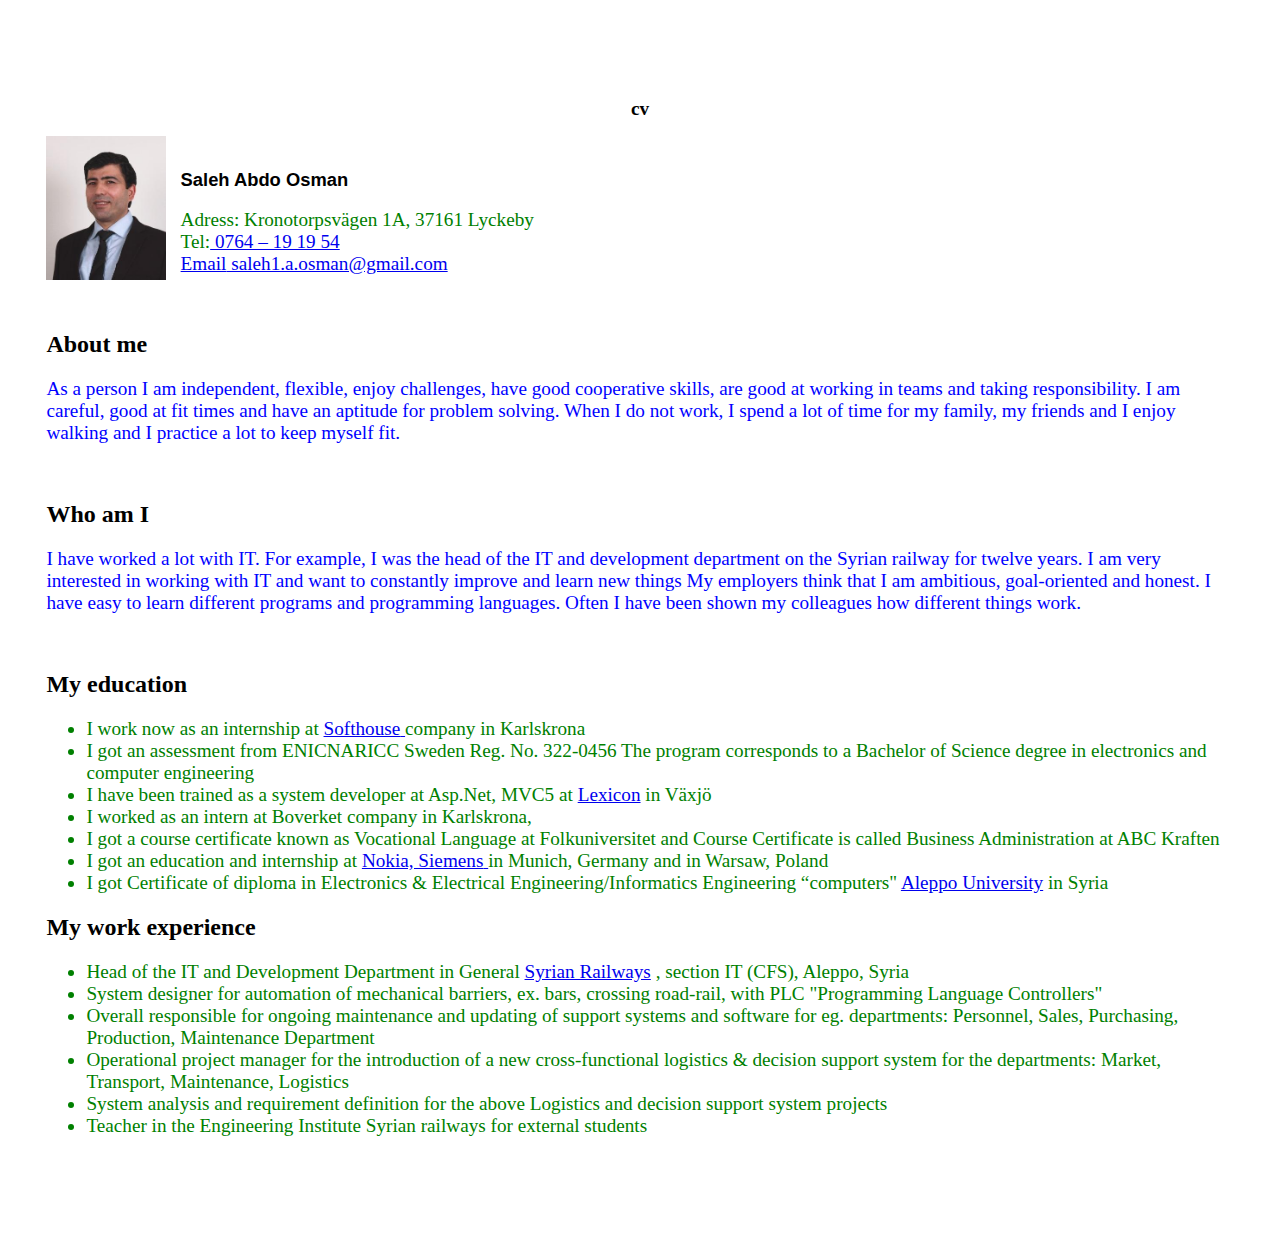
<file: week1/index.html>
<!DOCTYPE html>
<html>
<head>
<title>Exmple11</title>

<link rel = "stylesheet" type = "text/css"  href = "css.css" />
</head>
<body >
    <div>&nbsp;</div>
    <div>&nbsp;</div>
    <h2 class="cv">cv</h2>


     <img src ="image.jpg" alt ="picture car"> 
      <ul class="address">
            <h3 class="myName">Saleh Abdo Osman  </h3>
            <li>Adress: Kronotorpsvägen 1A, 37161 Lyckeby</li>
            <li>Tel:<a href="tel:0046764191954"> 0764 – 19 19 54 </li>
            <li>Email<a href="mailto:saleh1.a.osman@gmail.com?Subject=Hello%20again" target="_top"> saleh1.a.osman@gmail.com </a></li>
     <div>&nbsp;</div>
        </ul>
   
    

    <div class="About-me">
        <div>&nbsp;</div>
      <h2>About me</h2>
      <p>As a person I am independent, flexible, enjoy challenges, have good cooperative skills, are good at working in teams and taking responsibility. I am careful, good at fit times and have an aptitude for problem solving.
          When I do not work, I spend a lot of time for my family, my friends and I enjoy walking and I practice a lot to keep myself fit.</p>
    </div>
    <div>&nbsp;</div>
    <div class="who-am-I">
        <h2>Who am I</h2>
        <p>I have worked a lot with IT. For example, I was the head of the IT and development department on the Syrian railway for twelve years.
            I am very interested in working with IT and want to constantly improve and learn new things My employers think that I am ambitious, goal-oriented and honest. I have easy to learn different programs and programming languages. Often I have been shown my colleagues how different things work.</p>
    </div >

      <div>&nbsp;</div>
      <div class="education">
        <h2>My education</h2>
      <ul>
    <li>I work now as an internship at <a href="https://www.softhouse.se/" > <span> Softhouse</span> </a> company in Karlskrona</li>
    <li>I got an assessment from ENICNARICC Sweden Reg. No. 322-0456 The program corresponds to a Bachelor of Science degree in electronics and computer engineering</li>
    <li>I have been trained as a system developer at Asp.Net, MVC5 at <a href="https://www.lexicon.se/">Lexicon</a> in Växjö</li>
    <li>I worked as an intern at Boverket company in Karlskrona,</li>
    <li>I got a course certificate known as Vocational Language at Folkuniversitet and Course Certificate is called Business Administration at ABC Kraften</li>
    <li>I got an education and internship at <a href="https://new.siemens.com/global/de.html"> <span>Nokia, Siemens</span> </a> in Munich, Germany and in Warsaw, Poland </li>
    <li>I got Certificate of diploma in Electronics & Electrical Engineering/Informatics Engineering “computers"
     <a href="https://www.alepuniv.edu.sy/"><span> Aleppo University</span></a> in Syria</li>
    </ul>
  </div>

<div class="experience">
  <h2>My work experience</h2>

  <ul>
      <li>Head of the IT and Development Department in General <a href="https://en.wikipedia.org/wiki/Syrian_Railways"><span>Syrian Railways</span></a> , section IT (CFS), Aleppo, Syria</li>
      <li>System designer for automation of mechanical barriers, ex. bars, crossing road-rail, with PLC "Programming Language Controllers" </li>
      <li>Overall responsible for ongoing maintenance and updating of support systems and software for eg. departments: Personnel, Sales, Purchasing, Production, Maintenance Department</li>
      <li>Operational project manager for the introduction of a new cross-functional logistics & decision support system for the departments: Market, Transport, Maintenance, Logistics</li>
      <li>System analysis and requirement definition for the above Logistics and decision support system projects</li>
      <li>Teacher in the Engineering Institute Syrian railways for external students</li>
    </ul>
</div>
<div>&nbsp;</div>
<div>&nbsp;</div>
<div>&nbsp;</div>

<footer>
  
  </footer>
  </body>
</html>
</file>
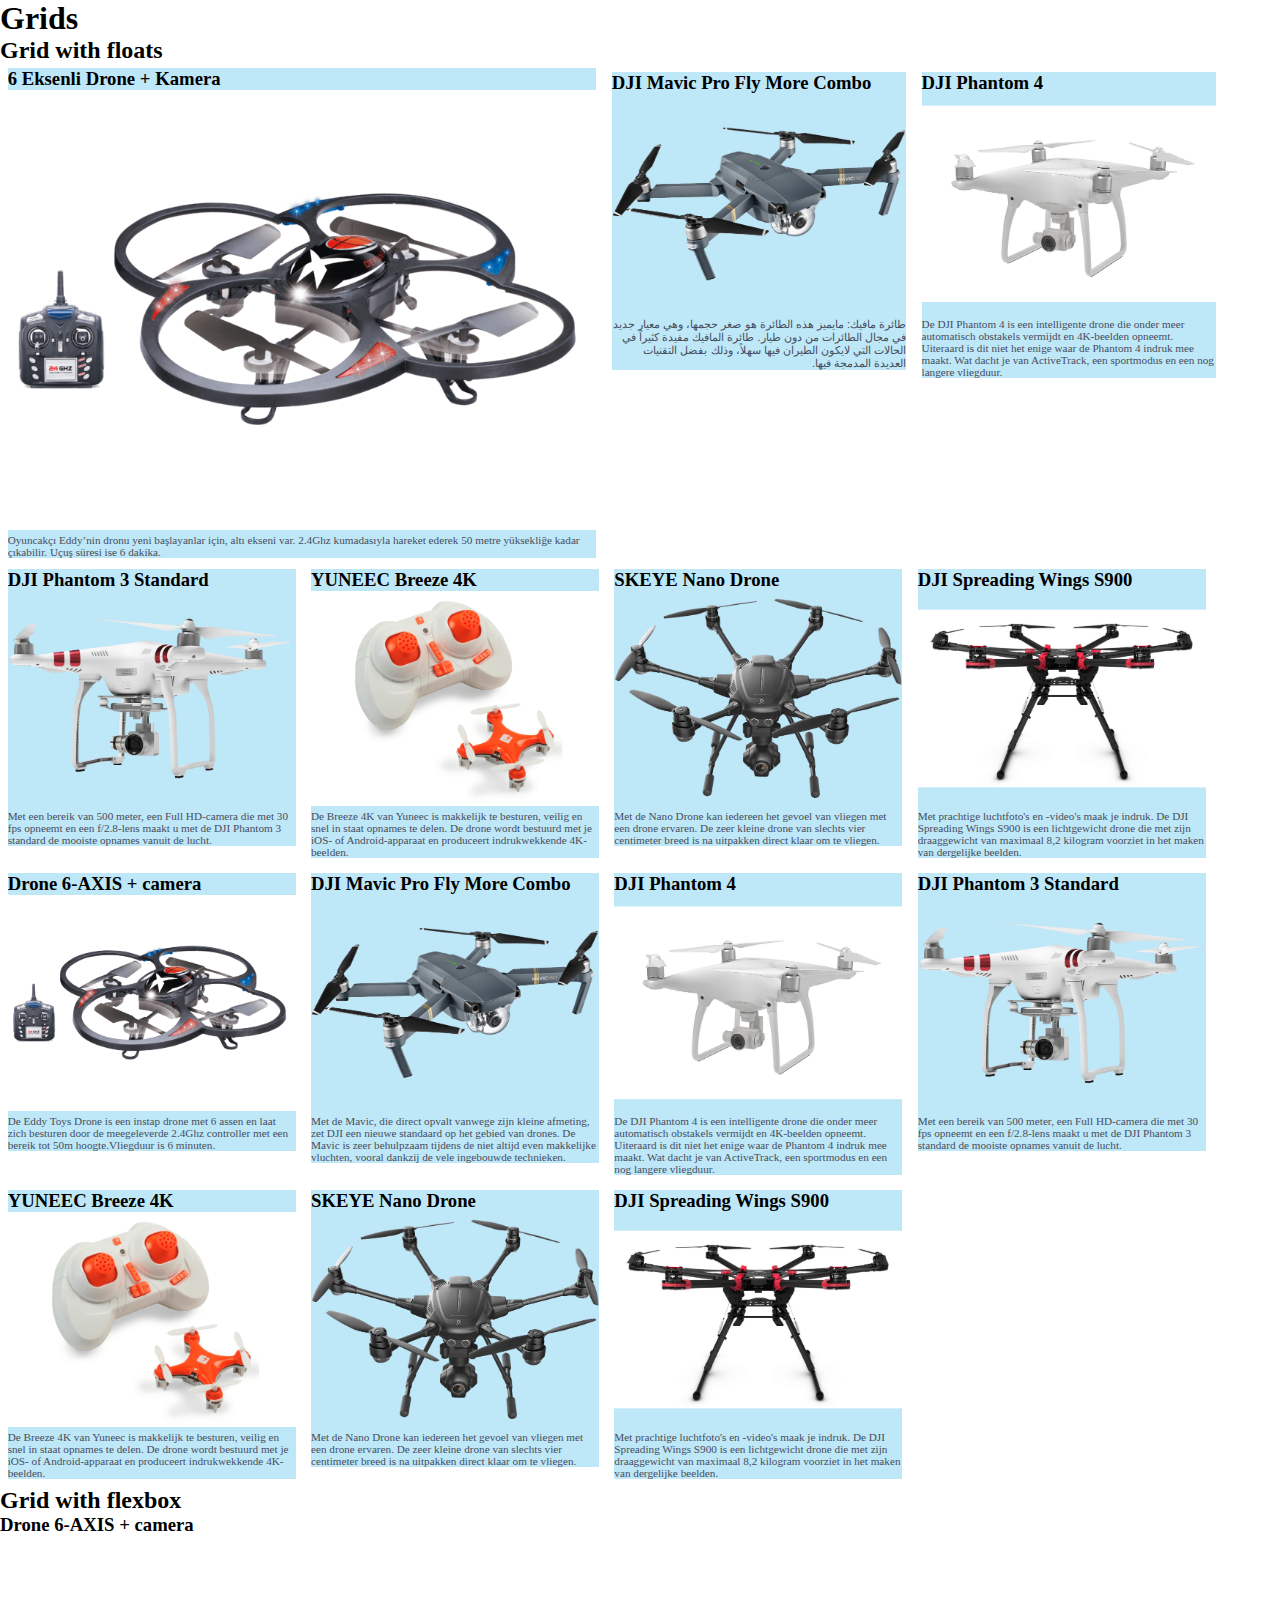
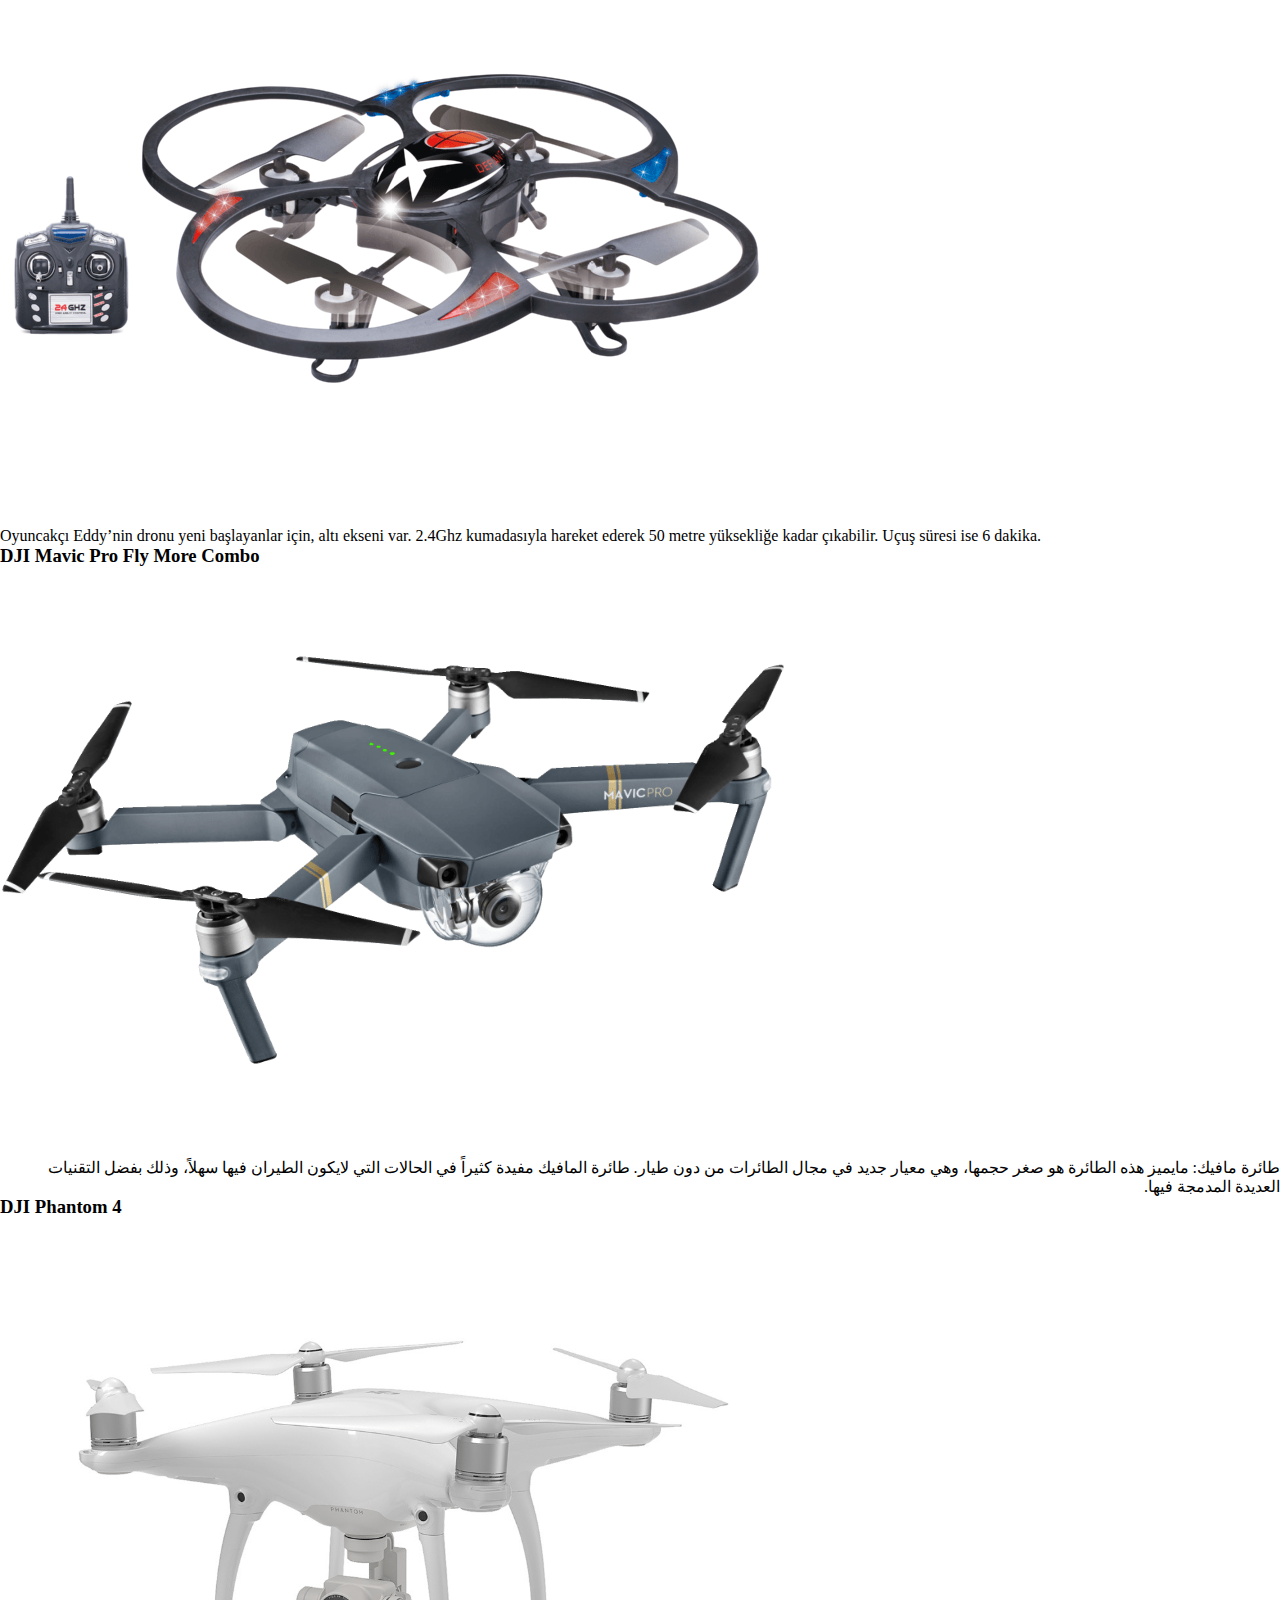
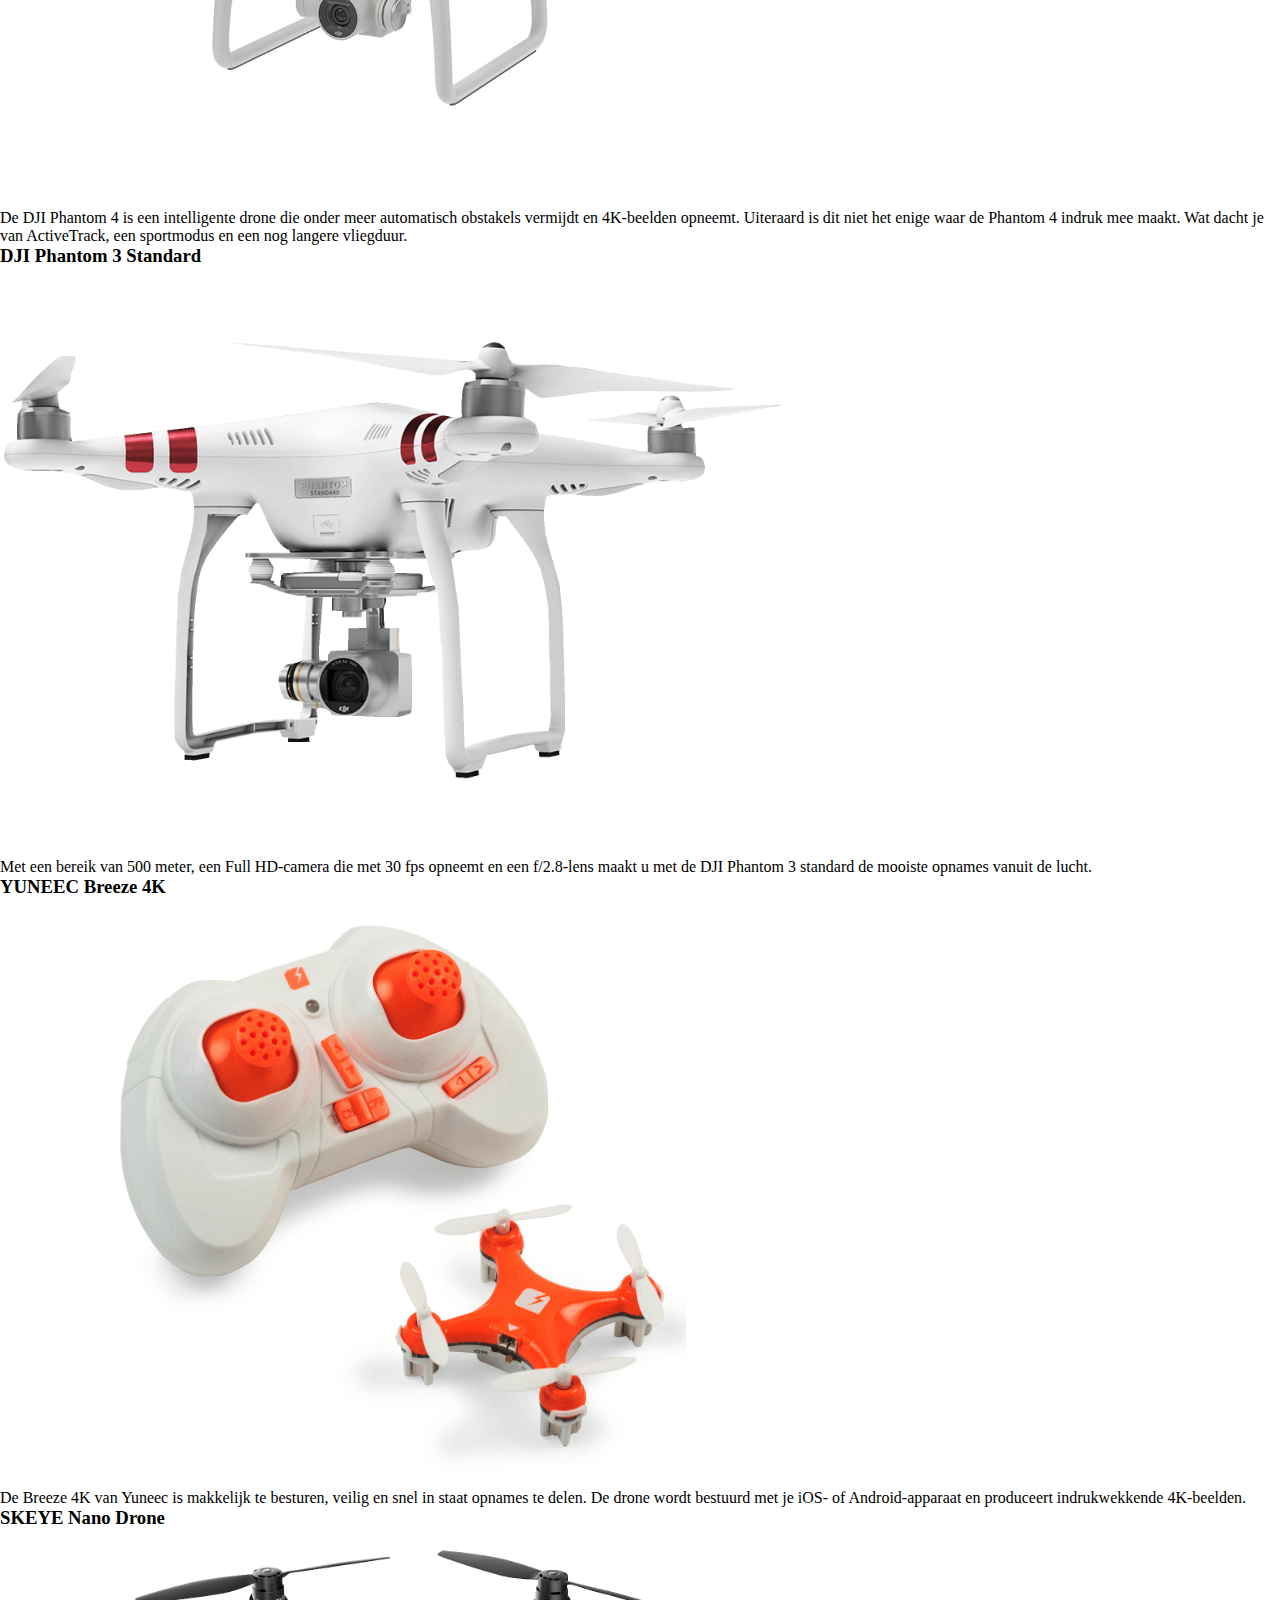
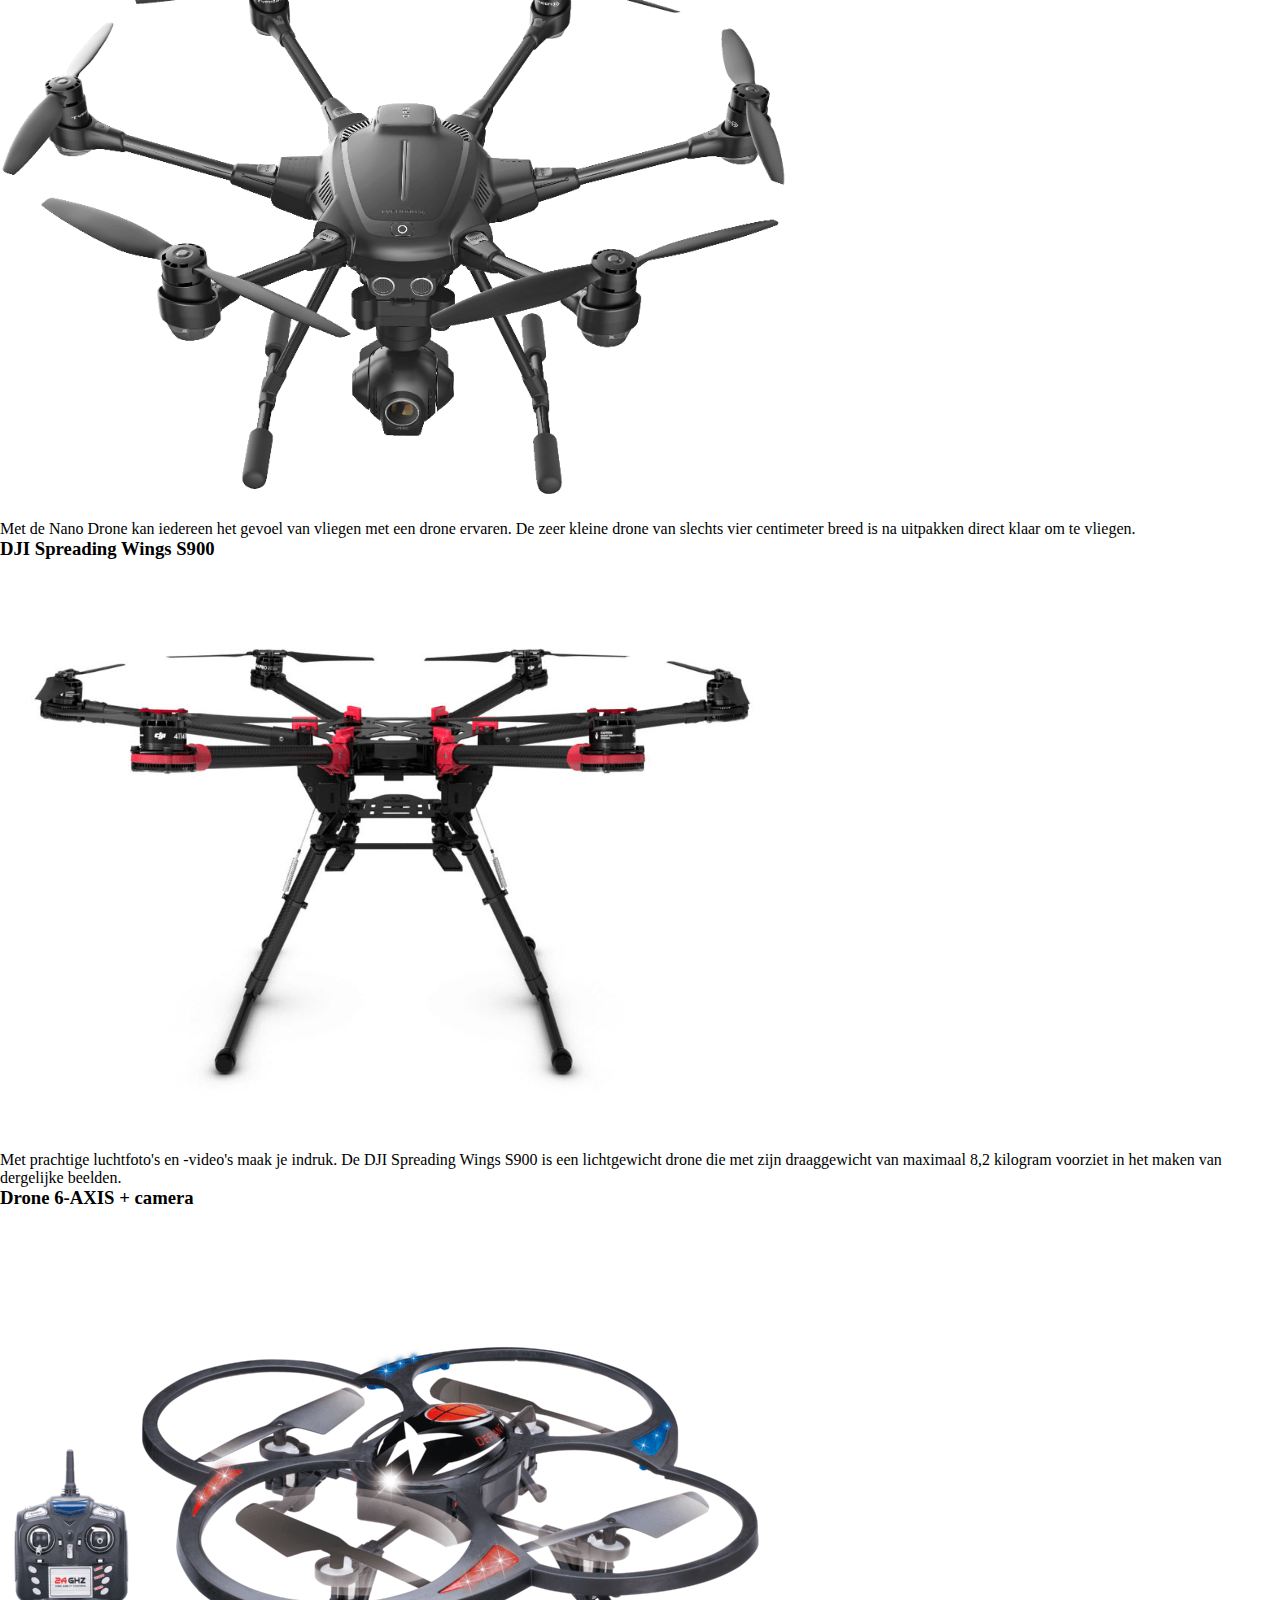
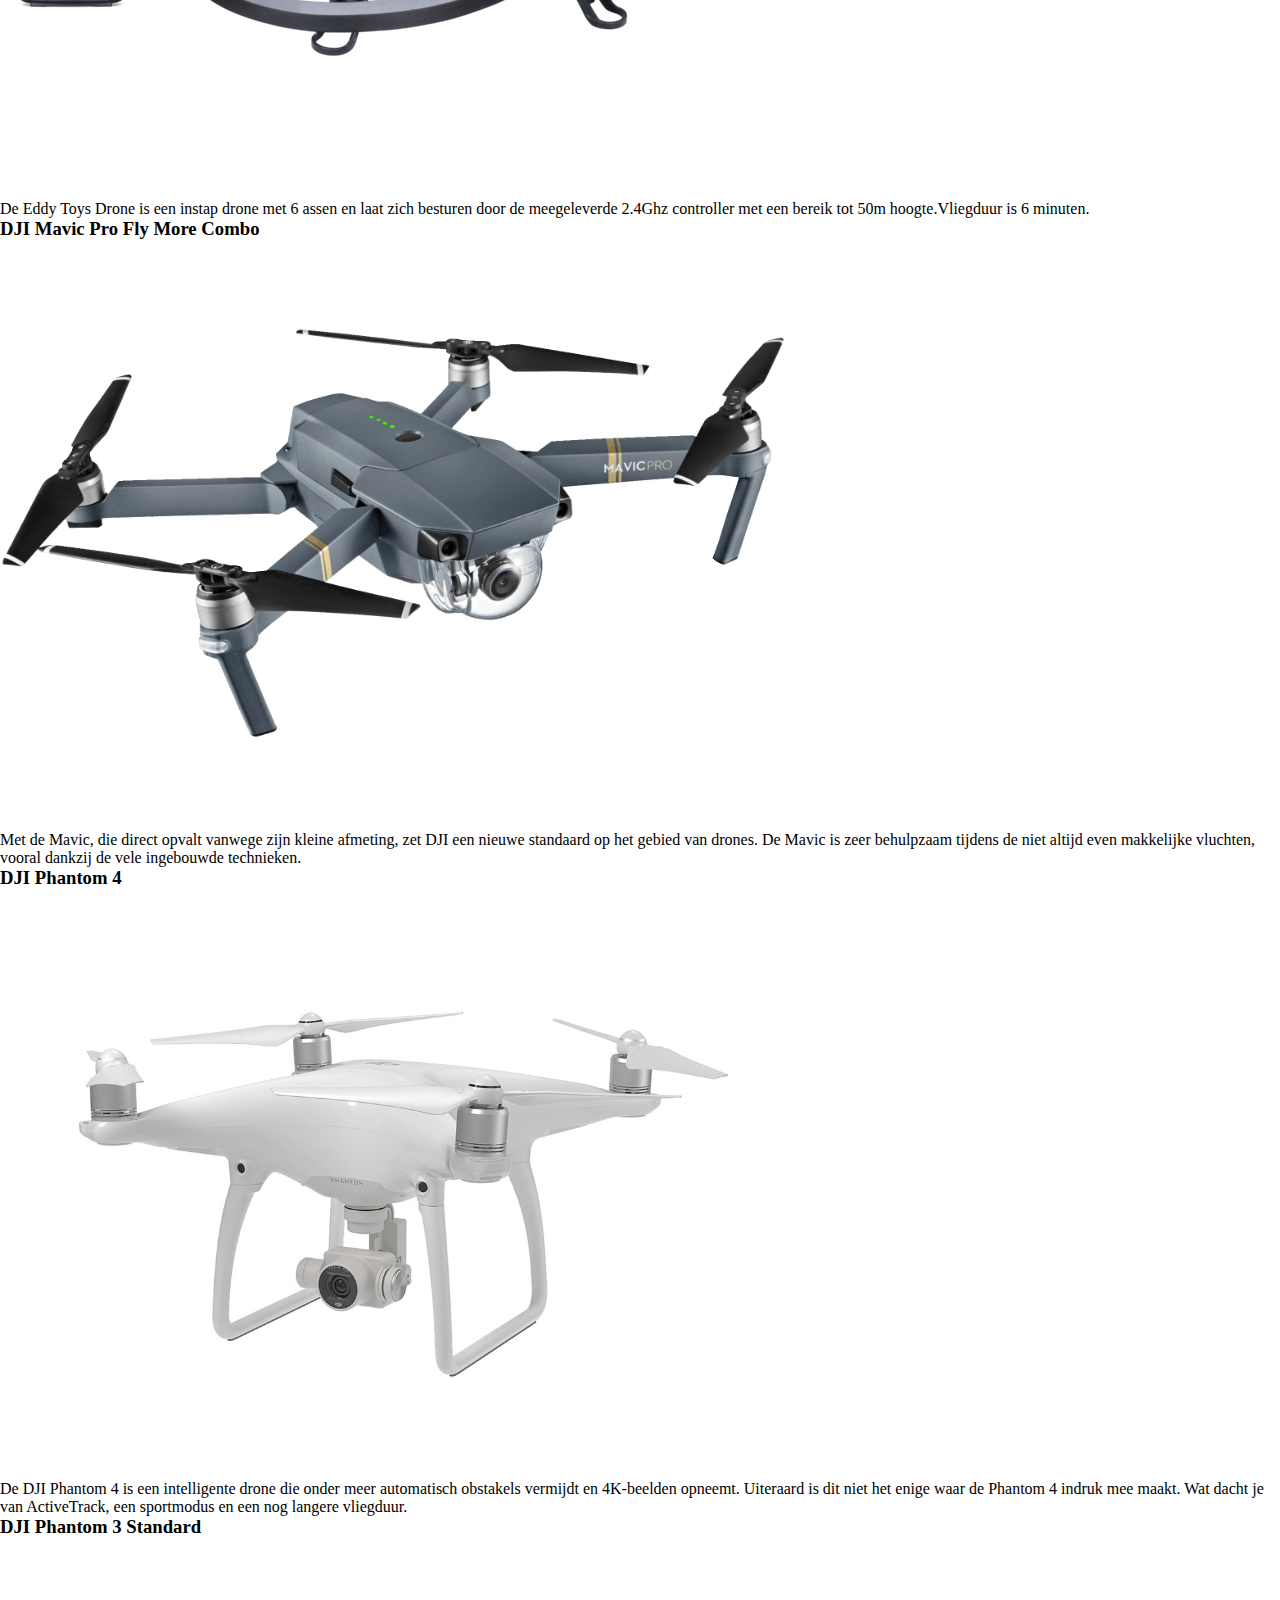
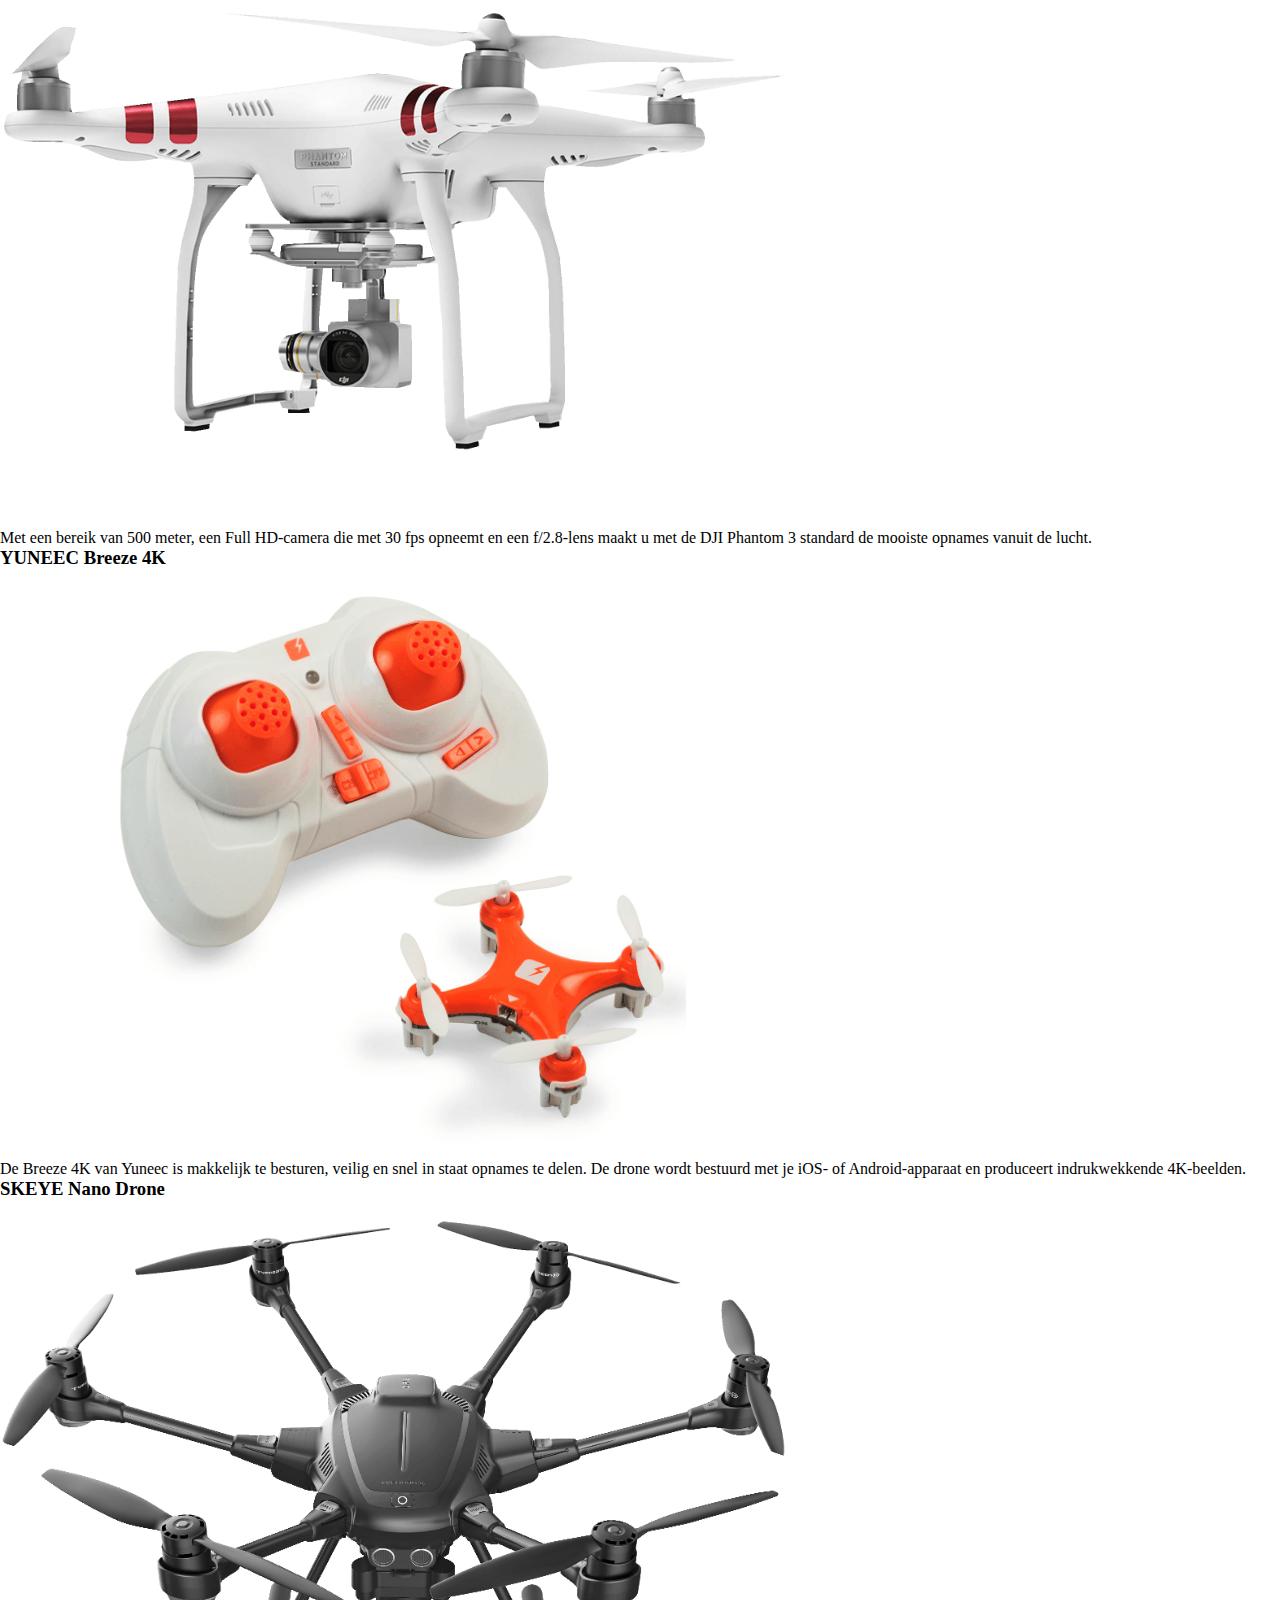
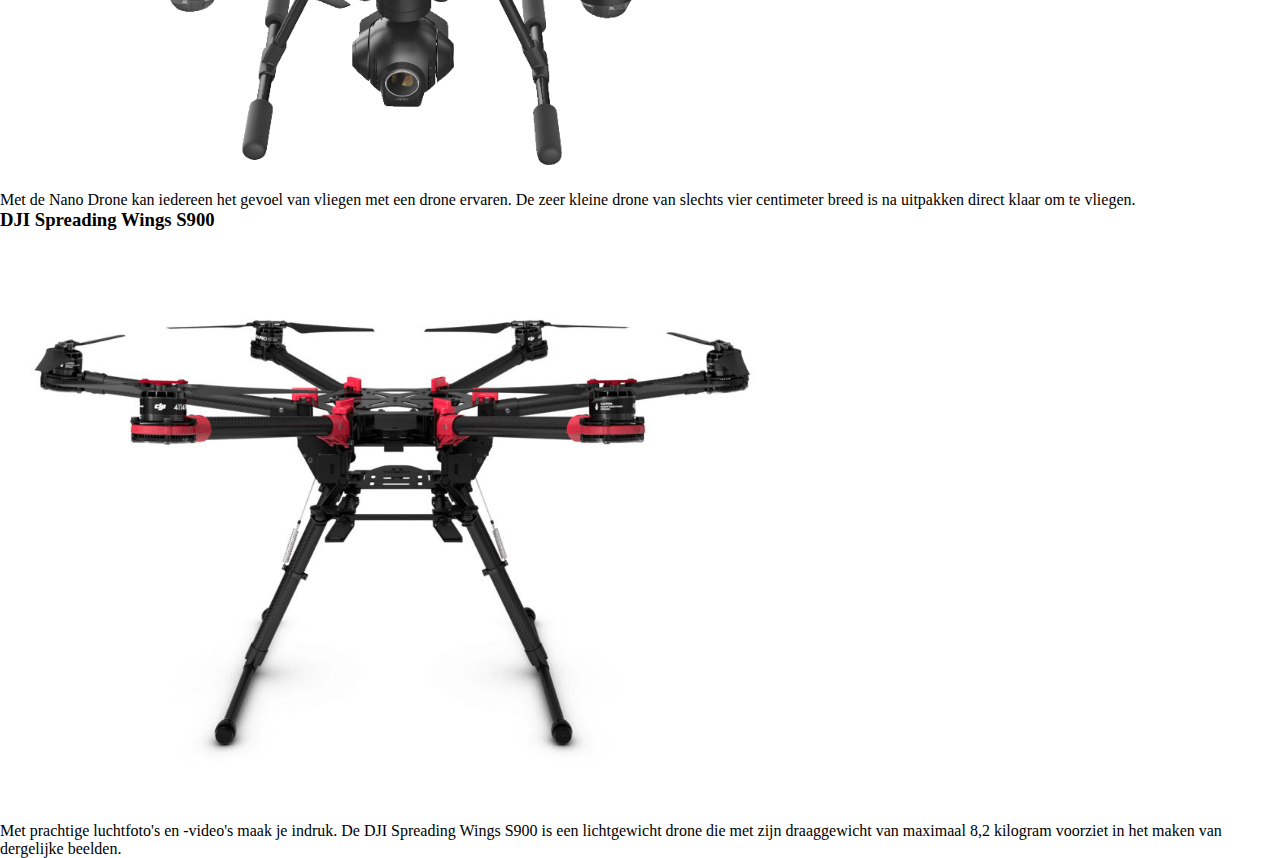
<file: html-css/week2/index.html>
<!doctype html>
<html>
    <head>
        <meta charset="utf-8">
        <meta name="viewport" content="width=device-width, initial-scale=1.0">
        <title>Grids</title>
        <link rel="stylesheet" href="style.css">
    </head>
    <body>
        <header>
            <h1>Grids</h1>
        </header>
        <main>
            <section>
                <h2>Grid with floats</h2>
                <ul id="grid-floats">
                    <li class="grid-item">
                        <h3>6 Eksenli Drone + Kamera</h3>
                        <img src="images/drone1.png">
                        <p>Oyuncakçı Eddy’nin dronu yeni başlayanlar için, altı ekseni var. 2.4Ghz kumadasıyla hareket ederek 50 metre yüksekliğe kadar çıkabilir. Uçuş süresi ise 6 dakika.</p>
                    </li>
                    <li class="grid-item">
                        <h3>DJI Mavic Pro Fly More Combo</h3>
                        <img src="images/drone2.png">
                         <p dir="rtl">طائرة مافيك: مايميز هذه الطائرة هو صغر حجمها، وهي معيار جديد في مجال الطائرات من دون طيار. طائرة المافيك مفيدة كثيراً في الحالات التي لايكون الطيران فيها سهلاً، وذلك بفضل التقنيات العديدة المدمجة فيها.</p>
                    </li>
                    <li class="grid-item">
                        <h3>DJI Phantom 4</h3>
                        <img src="images/drone3.png">
                        <p>De DJI Phantom 4 is een intelligente drone die onder meer automatisch obstakels vermijdt en 4K-beelden opneemt. Uiteraard is dit niet het enige waar de Phantom 4 indruk mee maakt. Wat dacht je van ActiveTrack, een sportmodus en een nog langere vliegduur.</p>
                    </li>
                    <li class="grid-item">
                        <h3>DJI Phantom 3 Standard</h3>
                        <img src="images/drone4.png">
                        <p>Met een bereik van 500 meter, een Full HD-camera die met 30 fps opneemt en een f/2.8-lens maakt u met de DJI Phantom 3 standard de mooiste opnames vanuit de lucht.</p>
                    </li>
                    <li class="grid-item">
                        <h3>YUNEEC Breeze 4K</h3>
                        <img src="images/drone5.png">
                        <p>De Breeze 4K van Yuneec is makkelijk te besturen, veilig en snel in staat opnames te delen. De drone wordt bestuurd met je iOS- of Android-apparaat en produceert indrukwekkende 4K-beelden.</p>
                    </li>
                    <li class="grid-item">
                        <h3>SKEYE Nano Drone</h3>
                        <img src="images/drone6.png">
                        <p>Met de Nano Drone kan iedereen het gevoel van vliegen met een drone ervaren. De zeer kleine drone van slechts vier centimeter breed is na uitpakken direct klaar om te vliegen.</p>
                    </li>
                    <li class="grid-item">
                        <h3>DJI Spreading Wings S900</h3>
                        <img src="images/drone7.png">
                        <p>Met prachtige luchtfoto's en -video's maak je indruk. De DJI Spreading Wings S900 is een lichtgewicht drone die met zijn draaggewicht van maximaal 8,2 kilogram voorziet in het maken van dergelijke beelden.</p>
                    </li>
                    <li class="grid-item">
                        <h3>Drone 6-AXIS + camera</h3>
                        <img src="images/drone1.png">
                        <p>De Eddy Toys Drone is een instap drone met 6 assen en laat zich besturen door de meegeleverde 2.4Ghz controller met een bereik tot 50m hoogte.Vliegduur is 6 minuten.</p>
                    </li>
                    <li class="grid-item">
                        <h3>DJI Mavic Pro Fly More Combo</h3>
                        <img src="images/drone2.png">
                        <p>Met de Mavic, die direct opvalt vanwege zijn kleine afmeting, zet DJI een nieuwe standaard op het gebied van drones. De Mavic is zeer behulpzaam tijdens de niet altijd even makkelijke vluchten, vooral dankzij de vele ingebouwde technieken.</p>
                    </li>
                    <li class="grid-item">
                        <h3>DJI Phantom 4</h3>
                        <img src="images/drone3.png">
                        <p>De DJI Phantom 4 is een intelligente drone die onder meer automatisch obstakels vermijdt en 4K-beelden opneemt. Uiteraard is dit niet het enige waar de Phantom 4 indruk mee maakt. Wat dacht je van ActiveTrack, een sportmodus en een nog langere vliegduur.</p>
                    </li>
                    <li class="grid-item">
                        <h3>DJI Phantom 3 Standard</h3>
                        <img src="images/drone4.png">
                        <p>Met een bereik van 500 meter, een Full HD-camera die met 30 fps opneemt en een f/2.8-lens maakt u met de DJI Phantom 3 standard de mooiste opnames vanuit de lucht.</p>
                    </li>
                    <li class="grid-item">
                        <h3>YUNEEC Breeze 4K</h3>
                        <img src="images/drone5.png">
                        <p>De Breeze 4K van Yuneec is makkelijk te besturen, veilig en snel in staat opnames te delen. De drone wordt bestuurd met je iOS- of Android-apparaat en produceert indrukwekkende 4K-beelden.</p>
                    </li>
                    <li class="grid-item">
                        <h3>SKEYE Nano Drone</h3>
                        <img src="images/drone6.png">
                        <p>Met de Nano Drone kan iedereen het gevoel van vliegen met een drone ervaren. De zeer kleine drone van slechts vier centimeter breed is na uitpakken direct klaar om te vliegen.</p>
                    </li>
                    <li class="grid-item">
                        <h3>DJI Spreading Wings S900</h3>
                        <img src="images/drone7.png">
                        <p>Met prachtige luchtfoto's en -video's maak je indruk. De DJI Spreading Wings S900 is een lichtgewicht drone die met zijn draaggewicht van maximaal 8,2 kilogram voorziet in het maken van dergelijke beelden.</p>
                    </li>
                </ul>
                
            </section>
            
            <section>
                <h2>Grid with flexbox</h2>
                <ul id="grid-flex">
                    <li class="grid-item">
                        <h3>Drone 6-AXIS + camera</h3>
                        <img src="images/drone1.png">
                        <p>Oyuncakçı Eddy’nin dronu yeni başlayanlar için, altı ekseni var. 2.4Ghz kumadasıyla hareket ederek 50 metre yüksekliğe kadar çıkabilir. Uçuş süresi ise 6 dakika.</p>
                    </li>
                    <li class="grid-item">
                        <h3>DJI Mavic Pro Fly More Combo</h3>
                        <img src="images/drone2.png">
                         <p dir="rtl">طائرة مافيك: مايميز هذه الطائرة هو صغر حجمها، وهي معيار جديد في مجال الطائرات من دون طيار. طائرة المافيك مفيدة كثيراً في الحالات التي لايكون الطيران فيها سهلاً، وذلك بفضل التقنيات العديدة المدمجة فيها.</p>
                    </li>
                    <li class="grid-item">
                        <h3>DJI Phantom 4</h3>
                        <img src="images/drone3.png">
                        <p>De DJI Phantom 4 is een intelligente drone die onder meer automatisch obstakels vermijdt en 4K-beelden opneemt. Uiteraard is dit niet het enige waar de Phantom 4 indruk mee maakt. Wat dacht je van ActiveTrack, een sportmodus en een nog langere vliegduur.</p>
                    </li>
                    <li class="grid-item">
                        <h3>DJI Phantom 3 Standard</h3>
                        <img src="images/drone4.png">
                        <p>Met een bereik van 500 meter, een Full HD-camera die met 30 fps opneemt en een f/2.8-lens maakt u met de DJI Phantom 3 standard de mooiste opnames vanuit de lucht.</p>
                    </li>
                    <li class="grid-item">
                        <h3>YUNEEC Breeze 4K</h3>
                        <img src="images/drone5.png">
                        <p>De Breeze 4K van Yuneec is makkelijk te besturen, veilig en snel in staat opnames te delen. De drone wordt bestuurd met je iOS- of Android-apparaat en produceert indrukwekkende 4K-beelden.</p>
                    </li>
                    <li class="grid-item">
                        <h3>SKEYE Nano Drone</h3>
                        <img src="images/drone6.png">
                        <p>Met de Nano Drone kan iedereen het gevoel van vliegen met een drone ervaren. De zeer kleine drone van slechts vier centimeter breed is na uitpakken direct klaar om te vliegen.</p>
                    </li>
                    <li class="grid-item">
                        <h3>DJI Spreading Wings S900</h3>
                        <img src="images/drone7.png">
                        <p>Met prachtige luchtfoto's en -video's maak je indruk. De DJI Spreading Wings S900 is een lichtgewicht drone die met zijn draaggewicht van maximaal 8,2 kilogram voorziet in het maken van dergelijke beelden.</p>
                    </li>
                    <li class="grid-item">
                        <h3>Drone 6-AXIS + camera</h3>
                        <img src="images/drone1.png">
                        <p>De Eddy Toys Drone is een instap drone met 6 assen en laat zich besturen door de meegeleverde 2.4Ghz controller met een bereik tot 50m hoogte.Vliegduur is 6 minuten.</p>
                    </li>
                    <li class="grid-item">
                        <h3>DJI Mavic Pro Fly More Combo</h3>
                        <img src="images/drone2.png">
                        <p>Met de Mavic, die direct opvalt vanwege zijn kleine afmeting, zet DJI een nieuwe standaard op het gebied van drones. De Mavic is zeer behulpzaam tijdens de niet altijd even makkelijke vluchten, vooral dankzij de vele ingebouwde technieken.</p>
                    </li>
                    <li class="grid-item">
                        <h3>DJI Phantom 4</h3>
                        <img src="images/drone3.png">
                        <p>De DJI Phantom 4 is een intelligente drone die onder meer automatisch obstakels vermijdt en 4K-beelden opneemt. Uiteraard is dit niet het enige waar de Phantom 4 indruk mee maakt. Wat dacht je van ActiveTrack, een sportmodus en een nog langere vliegduur.</p>
                    </li>
                    <li class="grid-item">
                        <h3>DJI Phantom 3 Standard</h3>
                        <img src="images/drone4.png">
                        <p>Met een bereik van 500 meter, een Full HD-camera die met 30 fps opneemt en een f/2.8-lens maakt u met de DJI Phantom 3 standard de mooiste opnames vanuit de lucht.</p>
                    </li>
                    <li class="grid-item">
                        <h3>YUNEEC Breeze 4K</h3>
                        <img src="images/drone5.png">
                        <p>De Breeze 4K van Yuneec is makkelijk te besturen, veilig en snel in staat opnames te delen. De drone wordt bestuurd met je iOS- of Android-apparaat en produceert indrukwekkende 4K-beelden.</p>
                    </li>
                    <li class="grid-item">
                        <h3>SKEYE Nano Drone</h3>
                        <img src="images/drone6.png">
                        <p>Met de Nano Drone kan iedereen het gevoel van vliegen met een drone ervaren. De zeer kleine drone van slechts vier centimeter breed is na uitpakken direct klaar om te vliegen.</p>
                    </li>
                    <li class="grid-item">
                        <h3>DJI Spreading Wings S900</h3>
                        <img src="images/drone7.png">
                        <p>Met prachtige luchtfoto's en -video's maak je indruk. De DJI Spreading Wings S900 is een lichtgewicht drone die met zijn draaggewicht van maximaal 8,2 kilogram voorziet in het maken van dergelijke beelden.</p>
                    </li>
                </ul>
            </section>
        </main>
    </body>
</html>
</file>
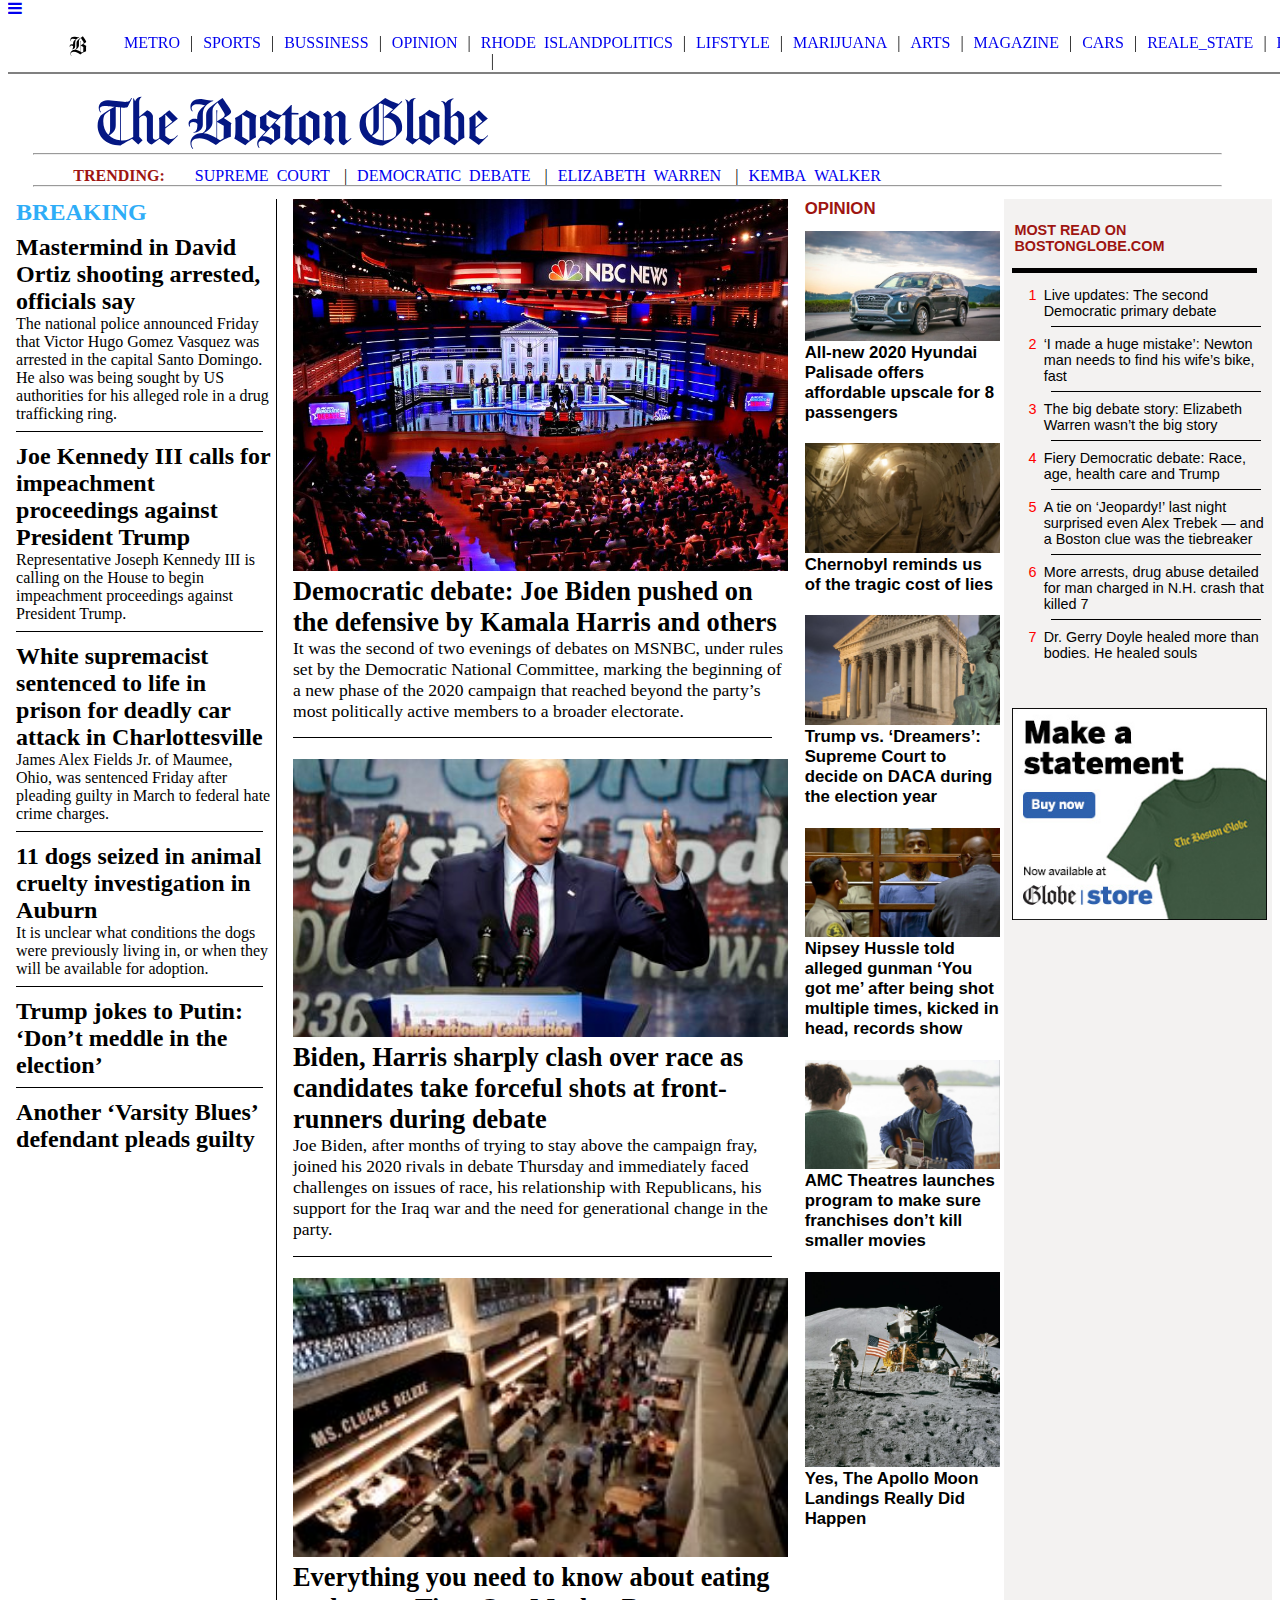
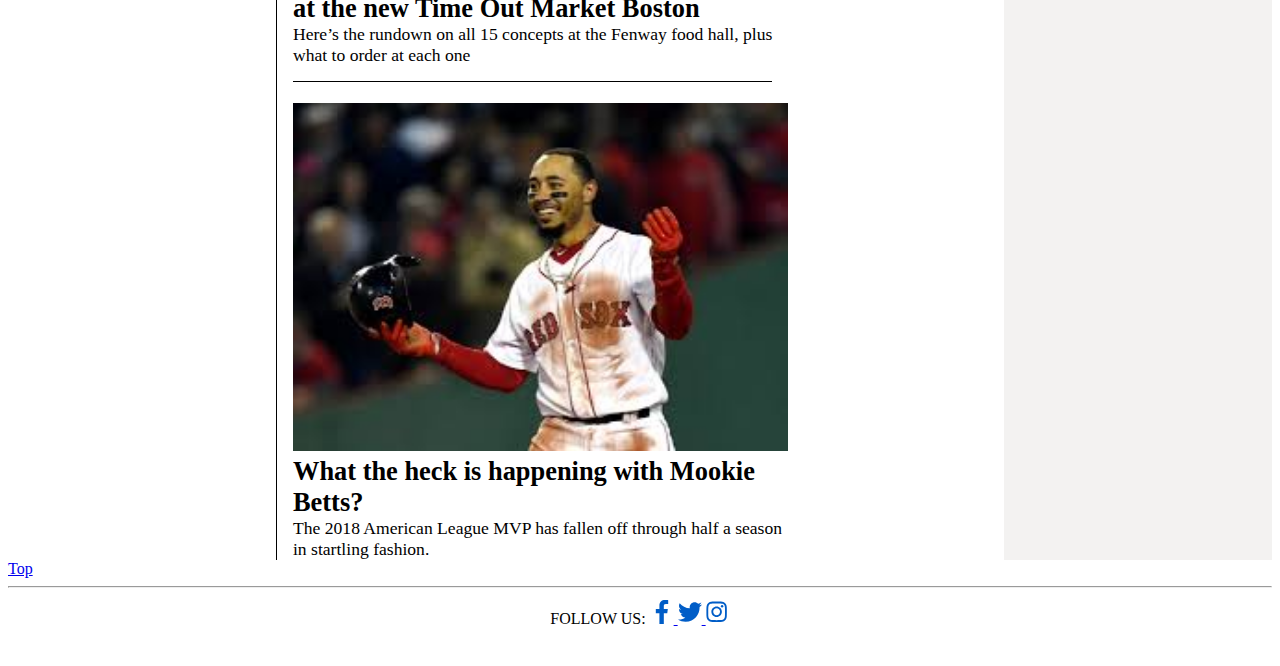
<file: week3/Web_Side/index.html>
<!DOCTYPE html>
<html lang="en">

<head>
    <meta charset="UTF-8">
    <meta name="viewport" content="width=device-width, initial-scale=1.0">
    <meta http-equiv="X-UA-Compatible" content="ie=edge">
    <link rel="stylesheet" href="main.css">
    <title>my page</title>
    <link rel="icon" type="image/png" href="" />
    <!-- reference your copy Font Awesome here (from our CDN or by hosting yourself) -->
    <link href="https://stackpath.bootstrapcdn.com/font-awesome/4.7.0/css/font-awesome.min.css" rel="stylesheet">

</head>

<body>

    <!--Hoverable Dropdown-->

    <!-- no head-->
    <main>
        <!--no footer-->
        <nav>

            <!--icon from FontAwesome-->
            <div class="dropdown">
                <span> <a class="btn btn-primary" href="#navigation-main" aria-label="Skip to main navigation">
                        <i class="fa fa-bars" aria-hidden="true"></i>
                    </a></span>
                <!--icon from FontAwesome-->
                <div class="dropdown-content">
                    <ul>
                        <li><a>
                                <svg>
                                    <a xlink:href="https://www.bostonglobe.com/?p1=BGHeader_Logo">
                                        <path
                                            d="M15.314 10.916l-.068 4.873c-.507.27-.845.44-1.32.777-.372-.236-.744-.474-1.184-.745V9.528l2.572 1.388zm.373-4.232c0 .744-.677 1.117-2.945 2.54v-2.17c0-1.082.068-1.69.1-2.132h-.472c.067.474.102 1.05.102 2.133v8.633c-1.423-.848-3.15-1.728-4.977-1.863 1.727-.982 3.452-2.302 3.452-4.233v-4.23c0-1.354.542-2.167 1.964-3.385a61.06 61.06 0 0 1 2.44 3.858c.203.338.34.677.34.846l-.003.004zm-4.434-5.28l-.068-.204c-1.422 0-2.2-.17-2.946-.304C7.53.794 6.92.658 6.072.658c-2.235 0-3.69 1.152-3.69 3.013 0 .78.168 1.22.676 1.797l.202-.203c-.27-.34-.405-.678-.405-1.05 0-.812.676-1.523 2.165-1.523 1.118 0 2.133.204 3.013.407C6.14 4.483 4.99 5.5 4.99 8.444c-.272-.102-.644-.17-1.152-.17-1.42 0-2.166.95-2.166 1.862 0 .407.1.848.373 1.152l.237-.135c-.102-.204-.17-.407-.17-.61 0-.61.474-1.083 1.354-1.083.78 0 1.354.338 1.624.813 0 2.064-.405 3.114-1.488 3.114v.236c1.624 0 3.588-1.184 3.588-3.08v-3.79c0-3.116 1.828-4.57 4.063-5.35zm7.075 8.563L15.314 7.97c1.15-.71 1.524-.914 1.93-1.218.71-.508.914-.813.914-1.117 0-.238-.1-.677-.643-1.49-.677-1.016-1.32-1.997-2.674-3.892-1.894 1.286-2.943 2.063-4.94 3.622A3.707 3.707 0 0 0 8.48 6.82c0 .44.034 2.707.034 4.196 0 1.15-.202 1.76-1.42 2.775-2.945 0-4.706 1.898-4.706 3.793 0 .813.27 1.66.88 2.335l.204-.204a2.693 2.693 0 0 1-.677-1.793c0-1.016.746-2.133 3.08-2.133 2.574 0 4.977 1.76 6.365 2.607 1.997-1.693 3.25-2.404 5.822-3.252v-4.298c0-.304.1-.608.27-.88l-.002.003z">
                                        </path>
                                    </a>
                                </svg></a>
                        </li>
                        <li><a href="https://www.bostonglobe.com/metro/">METRO</a></li>
                        <li><a href="https://www.bostonglobe.com/sports/">SPORTS</a></li>
                        <li><a href="https://www.bostonglobe.com/business/">BUSSINESS</a></li>
                        <li><a href="https://www.bostonglobe.com/opinion/">OPINION</a></li>
                        <li><a
                                href="https://www.bostonglobe.com/metro/new-england/rhode-island/">RHODE&nbsp&nbspISLAND</a>
                        </li>
                        <li><a href="https://www.bostonglobe.com/nation/politics/">POLITICS</a></li>
                        <li><a href="https://www.bostonglobe.com/lifestyle/">LIFSTYLE</a></li>
                        <li><a href="https://www.bostonglobe.com/marijuana/">MARIJUANA</a></li>
                        <li><a href="https://www.bostonglobe.com/arts/">ARTS</a></li>
                        <li><a href="https://www.bostonglobe.com/magazine/">MAGAZINE</a></li>
                        <li><a href="https://www.boston.com/section/cars/">CARS</a></li>
                        <li><a href="http://realestate.boston.com/">REALE_STATE</a></li>
                        <li><a href="https://globeevents.splashthat.com/">EVENTS</a></li>
                        <!--<li><a class="about" href="#about">About</a></li> format right side  -->
                    </ul>
                </div>
            </div>
            <hr id="line_under_nav">
        </nav>
        <div id="vertical_space">&nbsp</div>
        <!-- this div to keep navbar in top of page this &nbsp=> as space to control div-->
        <header>
            <svg viewBox="-1 -30 650 89">
                <!--min-x, min-y, width and height-->
                <title>The Boston Globe</title>
                <g id="icons">
                    <path
                        d="M145.438047,453.077004 L144.848207,452.483966 C141.702608,455.844304 140.326529,456.733544 137.96717,456.733544 C136.19765,456.733544 134.133211,455.646413 131.282532,452.978059 L131.282532,444.87405 L145.438047,434.003376 L135.804211,424.417089 C131.577452,427.776792 130.889092,428.36983 127.842013,430.741983 C126.171014,432.02637 125.187734,432.619409 124.106575,433.113501 C124.302975,434.299578 124.499375,435.979747 124.499375,437.165823 L124.499375,455.251266 C122.828375,456.832489 121.255896,457.524473 120.076216,457.524473 C118.503097,457.524473 117.323417,456.536288 117.323417,454.856119 L117.323417,430.643038 C116.340778,427.579536 114.472738,425.603165 110.83582,424.318143 L101.890343,431.631223 L101.890343,414.632911 C101.890343,412.162447 103.266422,409.88924 104.544622,409.296202 L104.544622,409 C100.907063,409 98.3513042,411.371518 97.2701445,414.138818 L95.6970252,410.877426 L95.1071854,410.976371 L95.1071854,454.460337 C91.5687865,456.338397 87.734828,458.413713 83.5074297,458.413713 C82.7211899,458.413713 82.03347,458.413713 81.2465905,458.314768 L81.2465905,421.155696 C83.1146297,421.353587 84.2943092,421.451898 85.3754689,421.451898 C87.0464683,421.451898 88.127628,421.155696 88.9145075,420.760549 L93.7311059,410.877426 L92.9448661,410.680169 C91.0768269,414.435654 90.0941871,415.028058 86.0638285,415.028058 C84.1957894,415.028058 80.0669109,414.533965 75.9386722,414.039873 C72.0061938,413.54578 67.9758353,413.051687 65.9113961,413.051687 C59.8165983,413.051687 56.2781994,417.301265 56.2781994,421.649789 C56.2781994,423.428903 56.8680392,425.207383 58.0477187,426.788607 L58.7354387,426.294514 C57.9491989,425.306329 57.457879,424.021941 57.457879,422.93481 C57.457879,421.155696 58.8339585,419.574472 62.5693972,419.574472 C64.0439966,419.574472 69.2540347,420.068565 74.1691529,420.463712 C68.5656751,423.231012 63.9454768,426.195569 58.5390386,430.346836 C56.1796795,433.509283 55,437.56097 55,441.711603 C55,452.385021 63.0607171,463.948313 80.8537905,463.948313 C86.0638285,460.983122 93.7311059,456.536288 93.7311059,456.536288 L100.809183,462.959493 L105.724301,458.117511 L101.890343,454.06519 L101.890343,433.410337 C103.561342,431.13713 105.429381,430.148945 106.903341,430.148945 C108.57498,430.148945 110.14746,431.335021 110.5409,433.509283 L110.5409,458.314768 C111.130739,460.390084 113.587979,462.367089 116.045858,463.058438 L124.794295,456.437342 L134.919451,463.45422 L145.438047,453.077004 Z M139.244729,437.165823 L131.282532,443.589663 L131.282532,429.753798 L131.577452,429.456961 L139.244729,437.165823 Z M80.2639507,458.215822 C75.3488325,457.622784 71.1214342,455.745359 67.9758353,452.879113 C74.0706331,448.432279 75.4467126,445.86287 75.4467126,440.921308 L75.4467126,420.85886 L75.6437524,420.661603 C77.6096717,420.85886 78.6908314,420.957805 80.2639507,421.056751 L80.2639507,458.215822 Z M69.056995,445.763924 C69.056995,448.728481 68.5656751,450.507595 66.9931955,451.890928 C63.355637,448.135443 61.3897176,442.798734 61.3897176,436.770675 C61.3897176,433.410337 61.9795574,430.840928 63.159237,429.061814 C65.1251563,427.2827 67.4845154,425.603165 69.056995,424.713291 L69.056995,432.323207 L69.056995,445.763924 Z M234.008055,430.346836 L222.703219,424.120252 C219.2627,427.579536 214.839542,430.346836 209.825904,433.113501 C210.514263,435.189452 210.317224,437.857806 210.317224,441.21751 C210.317224,449.420464 210.415743,453.867933 208.941144,456.041561 L221.425659,463.750422 C224.866178,460.192827 228.601617,457.425528 233.615255,454.658228 C233.221815,453.373206 233.123295,452.088819 233.123295,450.902742 L233.123295,436.868987 C233.123295,432.718354 233.516735,431.236076 234.008055,430.346836 Z M205.894065,438.944937 L197.144988,433.113501 C200.486987,431.038185 201.568787,430.445147 202.747826,429.555907 C204.812266,428.073629 205.402105,427.184388 205.402105,426.294514 C205.402105,425.603165 205.107185,424.318143 203.534706,421.945991 C201.568787,418.981434 199.700747,416.115189 195.768909,410.581224 C190.263951,414.336709 187.216232,416.609282 181.416354,421.155696 C179.056995,423.033122 177.288115,425.998312 177.288115,429.753798 C177.288115,431.038185 177.385996,437.659916 177.385996,442.008439 C177.385996,445.368143 176.796156,447.147257 173.257757,450.112448 C164.70508,450.112448 159.593562,455.646413 159.593562,461.181013 C159.593562,463.552531 160.379802,466.023629 162.149321,468 L162.739161,467.406962 C161.658001,466.220886 160.773241,464.34346 160.773241,462.169198 C160.773241,459.204008 162.935561,455.943249 169.718718,455.943249 C177.189596,455.943249 184.169153,461.082067 188.199511,463.552531 C193.999389,458.611604 197.636308,456.536288 205.107185,454.06519 L205.107185,441.514346 C205.107185,440.624472 205.402105,439.735232 205.894065,438.944937 Z M185.348832,413.940927 L185.151793,413.348523 C181.023554,413.348523 178.762715,412.853796 176.599756,412.458649 C174.535317,412.162447 172.765797,411.7673 170.308558,411.7673 C163.82032,411.7673 159.593562,415.127004 159.593562,420.562658 C159.593562,422.835865 160.084882,424.120252 161.559481,425.800421 L162.149321,425.207383 C161.363081,424.219198 160.969641,423.231012 160.969641,422.143881 C160.969641,419.771729 162.935561,417.696413 167.260839,417.696413 C170.504958,417.696413 173.454157,418.289451 176.009916,418.882489 C170.504958,422.93481 167.162959,425.899367 167.162959,434.497468 C166.37608,434.200632 165.29492,434.003376 163.82032,434.003376 C159.692082,434.003376 157.529123,436.770675 157.529123,439.43903 C157.529123,440.624472 157.824043,441.909494 158.610282,442.798734 L159.298642,442.403586 C159.003722,441.810548 158.807322,441.21751 158.807322,440.624472 C158.807322,438.845992 160.183402,437.462025 162.739161,437.462025 C165,437.462025 166.670999,438.45021 167.457879,439.834177 C167.457879,445.86287 166.278199,448.926371 163.132601,448.926371 L163.132601,449.617721 C167.850679,449.617721 173.552677,446.159072 173.552677,440.624472 L173.552677,429.555907 C173.552677,420.463712 178.860595,416.214134 185.348832,413.940927 Z M226.045858,458.512658 L225.652418,458.80886 L217.886621,454.06519 L217.886621,429.061814 L226.045858,433.706539 L226.045858,458.512658 Z M198.226148,429.35865 C198.226148,431.532278 196.260229,432.619409 189.674111,436.770675 L189.674111,430.445147 C189.674111,427.2827 189.870511,425.504219 189.969031,424.219198 L188.592311,424.219198 C188.789351,425.603165 188.887231,427.2827 188.887231,430.445147 L188.887231,455.646413 C184.758993,453.17595 179.745355,450.60654 174.436797,450.210759 C179.450435,447.345148 184.464073,443.490717 184.464073,437.857806 L184.464073,425.504219 C184.464073,421.550843 186.036552,419.179325 190.165431,415.621096 C193.40955,420.463712 194.687109,422.539029 197.243508,426.887552 C197.832708,427.875738 198.226148,428.863923 198.226148,429.35865 Z M197.144988,441.711603 L196.948588,455.943249 C195.473989,456.733544 194.490709,457.227637 193.11463,458.215822 C192.03347,457.524473 190.951671,456.832489 189.674111,456.041561 L189.674111,437.659916 L197.144988,441.711603 Z M341.059496,456.437342 L340.371136,455.646413 L337.029137,458.512658 C335.357498,458.512658 334.177818,457.326582 334.177818,455.449157 C334.177818,453.768988 334.276338,434.200632 334.374858,430.840928 C333.096659,428.271519 331.425659,426.294514 327.690221,425.010127 L318.744744,431.631223 C318.744744,428.863923 317.171625,426.39346 314.124546,424.812236 L308.914508,429.259705 L311.666667,432.224261 C311.666667,432.224261 311.568787,449.617721 311.568787,452.483966 C311.568787,455.350211 309.504347,457.425528 309.504347,457.425528 L317.663584,463.45422 L321.988863,458.117511 L318.744744,455.15232 L318.744744,433.410337 C320.317224,431.335021 321.988863,430.445147 323.463462,430.445147 C325.134462,430.445147 326.510541,431.631223 326.903981,433.311392 C327.001861,434.596414 327.001861,436.67173 327.001861,438.845992 C327.001861,442.205695 327.001861,454.06519 326.903981,458.709915 C327.493821,460.785866 330.5409,463.651477 332.506819,463.651477 L341.059496,456.437342 Z M305.375469,455.053375 C304.982669,453.768988 304.884149,452.483966 304.884149,451.29789 L304.884149,430.544092 L294.169153,424.516034 C290.728634,427.974683 286.796156,430.445147 281.783157,433.212447 C282.078077,434.200632 282.274477,435.781856 282.274477,436.868987 L282.274477,454.362026 C280.701998,456.041561 279.128878,457.03038 277.752799,457.03038 C276.376719,457.03038 275,456.437342 273.525401,454.856119 C273.525401,453.472151 273.62392,438.45021 273.62392,429.259705 L281.291838,429.259705 L281.291838,427.381645 L273.62392,427.085443 C273.62392,427.085443 273.72244,419.870674 273.82032,418.388396 L272.935561,418.388396 L262.221204,429.753798 C257.601006,429.061814 254.159848,427.381645 249.146849,423.922996 C245.214371,427.974683 242.560732,429.852743 237.842013,432.125316 C238.038413,434.497468 238.136933,435.781856 238.136933,438.154008 C238.136933,440.921308 238.136933,441.810548 237.940533,444.182701 L244.231731,448.629535 L238.333333,454.856119 C235.777574,457.524473 234.794295,459.698735 234.794295,461.872362 C234.794295,463.849367 235.581174,465.430591 236.760854,466.912869 L237.448574,466.517722 C236.662334,465.331646 236.171014,463.948313 236.171014,462.663291 C236.171014,460.587975 237.252174,458.80886 240.299253,458.80886 C243.346971,458.80886 246.68897,460.785866 250.031609,463.45422 C253.767048,459.994937 256.519207,457.72173 260.648085,455.646413 L260.648085,445.566033 C260.648085,444.379957 260.746605,443.885864 261.041525,443.09557 L254.749687,438.845992 L262.810404,430.049999 L266.546483,430.049999 C266.546483,439.043248 266.447963,450.60654 266.447963,451.890928 C266.447963,453.472151 266.153043,455.449157 265.071883,457.03038 L274.01736,463.651477 L281.684638,456.634599 L292.793073,463.948313 C297.118352,459.895991 300.558871,457.227637 305.375469,455.053375 Z M297.708192,458.709915 L297.314752,459.006751 L289.450435,454.164135 L289.450435,429.456961 L297.708192,434.398523 L297.708192,458.709915 Z M257.109046,434.694725 L248.851929,443.688608 L245.214371,441.020253 L245.214371,429.061814 C248.94981,431.631223 251.112769,433.01519 257.109046,434.694725 Z M253.864928,458.512658 C251.014249,455.943249 247.08241,453.768988 240.791212,453.768988 L250.424409,443.490717 L253.767048,446.455274 L253.864928,458.512658 Z M440.5409,429.951054 L428.744744,423.82405 C425.107185,427.184388 421.568787,429.654852 416.850068,432.02637 C417.144988,432.916245 417.439908,436.572785 417.439908,438.845992 L417.439908,455.15232 C416.358748,456.338397 415.276949,456.931435 414.195789,456.931435 C413.11463,456.931435 411.93495,456.437342 410.460351,455.350211 L410.460351,415.818987 C410.460351,413.54578 411.83643,410.877426 413.60595,410.877426 L413.60595,410.581224 C409.969031,410.581224 406.724912,412.261393 405.742272,415.028058 C404.857513,413.54578 403.480793,412.261393 401.416354,412.261393 L401.318474,412.65654 C402.498153,412.65654 403.677833,416.016878 403.677833,419.179325 L403.677833,450.902742 C403.677833,453.966244 403.284393,455.547468 402.104714,457.227637 L409.969031,462.959493 L417.341388,456.536288 L428.744744,463.45422 C433.070022,459.401898 435.625781,457.03038 440.44238,454.164135 C440.14746,452.681857 440.04958,449.815612 440.04958,448.629535 L440.04958,434.596414 C440.04958,432.224261 440.14746,430.939874 440.5409,429.951054 Z M398.270755,414.632911 L397.385996,413.842616 L394.142517,417.301265 C394.142517,417.301265 385.78688,414.533965 379.003722,410.581224 C369.664806,417.696413 362.587368,422.73692 353.445491,429.259705 C351.282532,432.521097 350.102853,436.770675 350.102853,441.415401 C350.102853,454.06519 361.702608,463.948313 376.349443,463.948313 C385.88476,459.895991 392.667917,454.26308 397.680915,447.444093 C397.975835,446.060126 398.074355,444.083755 398.074355,442.996624 C398.074355,433.805485 391.881038,428.666667 385.29492,427.085443 L398.270755,414.632911 Z M433.266422,457.72173 L432.676583,458.117511 L424.320946,452.780802 L424.320946,429.160759 L433.167903,433.509283 L433.266422,457.72173 Z M387.850679,423.132067 L377.332723,432.521097 L377.332723,417.993249 C381.068161,419.475527 384.41016,421.254641 387.850679,423.132067 Z M391.684638,446.554219 C391.684638,449.420464 391.389718,451.396835 390.603478,453.768988 C387.752799,456.634599 383.525401,458.314768 378.708802,458.314768 L377.332723,458.314768 L377.332723,432.916245 C378.217482,432.817299 379.003722,432.718354 379.789962,432.718354 C386.868039,432.718354 391.684638,439.142194 391.684638,446.554219 Z M376.349443,458.215822 C371.139405,457.820675 367.109046,456.041561 363.963448,453.373206 C368.780046,450.013502 371.827765,448.333333 371.827765,443.194515 L371.827765,417.598102 C372.319085,417.20232 372.810404,416.807173 373.302364,416.412025 C374.383524,416.807173 375.268283,417.20232 376.349443,417.598102 L376.349443,458.215822 Z M365.732967,446.851055 C365.732967,449.51941 364.946727,451.199579 363.177208,452.582911 C359.146849,448.629535 357.18093,443.09557 357.18093,437.56097 C357.18093,429.259705 360.031609,426.097258 363.963448,423.231012 C364.553287,422.73692 365.143127,422.341772 365.732967,421.945991 L365.732967,446.851055 Z M495,453.077004 L494.41016,452.483966 C491.362441,455.547468 489.592922,456.832489 487.823403,456.832489 C486.054523,456.832489 484.382884,455.745359 480.844485,452.978059 L480.844485,444.87405 L494.70508,433.706539 C491.460961,430.939874 484.776324,424.219198 484.776324,424.219198 C481.040885,427.579536 478.877926,429.456961 473.667888,433.113501 C473.864928,434.200632 474.061328,435.683545 474.061328,436.868987 L474.061328,452.582911 C474.061328,453.670042 473.962808,454.460337 473.570008,455.745359 L484.481404,463.45422 L495,453.077004 Z M468.35997,454.95443 C467.86801,450.507595 467.96653,438.45021 467.96653,432.817299 C467.96653,429.160759 464.820931,426.492405 460.889092,424.812236 L452.828375,431.631223 L452.828375,416.807173 C452.828375,414.336709 454.302335,411.668354 456.071854,411.668354 L456.071854,411.174262 C452.238536,411.174262 448.011137,414.237764 447.323417,416.214134 C446.438658,414.731856 444.374219,413.842616 442.408299,413.842616 L442.309779,414.632911 C444.275699,414.632911 446.143738,417.993249 446.143738,423.922996 C446.143738,435.880801 446.045218,447.345148 446.045218,452.286075 C446.045218,453.867933 445.848818,454.95443 444.964058,456.239451 L457.055134,463.651477 C461.675332,459.302953 463.444852,458.018566 468.35997,454.95443 Z M488.413243,437.066877 L480.844485,443.292826 L480.844485,429.160759 L488.413243,437.066877 Z M461.478932,445.269832 C461.478932,449.617721 461.281892,458.117511 461.281892,458.413713 L460.986973,458.709915 L452.828375,453.571097 L452.828375,433.410337 C454.105935,431.433967 455.875454,430.445147 457.448574,430.445147 C459.315973,430.445147 460.692053,431.829114 461.380412,433.706539 C461.380412,434.497468 461.478932,439.735232 461.478932,445.269832 Z"
                        id="Boston-Globe-Full-Logo"></path>
                </g>
            </svg>

            <hr id="line_over_header">

            <ul id="trendingList">
                <li><a class="trending">TRENDING:</a></li>
                <li><a
                        href="https://www.bostonglobe.com/news/politics/2019/06/27/supreme-court-says-federal-courts-have-role-policing-partisan-redistricting/mFeBGridoCfBMSsWcyCJBJ/story.html?p1=HP_TrendingBar">SUPREME&nbsp&nbspCOURT</a>
                </li>
                <li><a
                        href="https://www.bostonglobe.com/news/politics/2019/06/27/scorecard-how-democratic-primary-candidates-did-during-their-first-debate/wG6o8iSdJXeMzhvY0HhQCM/story.html?p1=HP_TrendingBar">DEMOCRATIC&nbsp&nbspDEBATE</a>
                </li>
                <li><a
                        href="https://www.bostonglobe.com/news/politics/2019/06/26/debatewire/ez7V5cOJMsLNWCdV9oFiBP/story.html?p1=HP_TrendingBar">ELIZABETH&nbsp&nbspWARREN</a>
                </li>
                <li><a
                        href="https://www.bostonglobe.com/sports/celtics/2019/06/26/kemba-walker-would-creat-buzz-for-celtics/ooL34MoZsfIwFuNS4rWDIJ/story.html?p1=HP_TrendingBar">KEMBA&nbsp&nbspWALKER</a>
                </li>
            </ul>
            <hr id="line_under_header">
        </header>
        <container>

            <section id="sec1">
                <h2 class="titleArt">BREAKING</h2>
                <a
                    href="https://www.bostonglobe.com/metro/2019/06/28/dominican-republic-officials-say-ortiz-shooting-mastermind-arrested/6lBHT9PBOeGIFjaATzqSBO/story.html">
                    <article id="art1">
                        <h2>Mastermind in David Ortiz shooting arrested, officials say</h2>
                        <p>The national police announced Friday that Victor Hugo Gomez Vasquez was arrested in the
                            capital Santo Domingo. He also was being sought by US authorities for his alleged role in a
                            drug trafficking ring.</p>
                    </article>
                </a>

                <hr>
                <a
                    href="https://www.bostonglobe.com/news/politics/2019/06/28/joe-kennedy-calls-for-impeaching-president-trump/A0r5huOprBiRaUj4ntqvzJ/story.html">
                    <article id="art2">
                        <h2>Joe Kennedy III calls for impeachment proceedings against President Trump</h2>
                        <p>Representative Joseph Kennedy III is calling on the House to begin impeachment proceedings
                            against President Trump.</p>
                    </article>
                </a>

                <hr>
                <a
                    href="https://www.bostonglobe.com/news/nation/2019/06/28/white-supremacist-sentenced-life-prison-for-deadly-car-attack-charlottesville/Uosnt2oVWELdHgFEofgQIK/story.html">
                    <article id="art3">
                        <h2>White supremacist sentenced to life in prison for deadly car attack in Charlottesville</h2>
                        <p>James Alex Fields Jr. of Maumee, Ohio, was sentenced Friday after pleading guilty in March to
                            federal hate crime charges.</p>
                    </article>
                </a>
                <hr>
                <a
                    href="https://www.bostonglobe.com/metro/2019/06/28/dogs-seized-animal-cruelty-investigation-auburn/AQrGF9l1taC0VdfjQtYngO/story.html">
                    <article id="art4">
                        <h2>11 dogs seized in animal cruelty investigation in Auburn</h2>
                        <p>It is unclear what conditions the dogs were previously living in, or when they will be
                            available
                            for adoption. </p>
                    </article>
                </a>
                <hr>
                <a
                    href="https://www.bostonglobe.com/news/world/2019/06/28/trump-jokes-putin-don-meddle-election/IIFiFGRckA5qpR8zkilE2J/story.html">
                    <article id="art5">
                        <h2>Trump jokes to Putin: ‘Don’t meddle in the election’</h2>
                        <p></p>
                    </article>
                </a>
                <hr>
                <a
                    href="https://www.bostonglobe.com/metro/2019/06/28/another-varsity-blues-defendant-pleads-guilty/8WZrfigrnOeK5hQhQn1OwI/story.html">

                    <article id="art6">
                        <h2>Another ‘Varsity Blues’ defendant pleads guilty</h2>
                        <p></p>
                    </article>
                </a>

            </section>
            <section id="sec2">
                <a
                    href="https://www.bostonglobe.com/news/politics/2019/06/27/dem-debate-part-clash-front-runners/6v2fFeH0Ljn1oEK9U17bYK/story.html">
                    <article id="art1">
                        <img src="images/sec2debat.jpg" border="0" alt="Link to this page">

                        <h2>Democratic debate: Joe Biden pushed on the defensive by Kamala Harris and others</h2>
                        <p>It was the second of two evenings of debates on MSNBC, under rules set by the Democratic
                            National Committee, marking the beginning of a new phase of the 2020 campaign that reached
                            beyond the party’s most politically active members to a broader electorate.</p>
                    </article>
                </a>
                <hr>
                <a href="https://www.latimes.com/politics/la-na-pol-2020-democratic-debate-miami-20190627-story.html">
                    <img src="images/sec2Biden.jpg" alt="img3">
                    <article id="art2">
                        <h2>Biden, Harris sharply clash over race as candidates take forceful shots at front-runners
                            during debate</h2>
                        <p>Joe Biden, after months of trying to stay above the campaign fray, joined his 2020 rivals in
                            debate Thursday and immediately faced challenges on issues of race, his relationship with
                            Republicans, his support for the Iraq war and the need for generational change in the party.
                        </p>
                    </article>
                </a>
                <hr>

                <a
                    href="https://www.bostonglobe.com/lifestyle/food-dining/2019/06/28/everything-you-need-know-about-eating-new-time-out-market-boston/ksg6zfYUNwxvBg6Zf9tSLJ/story.html">
                    <article id="art3">
                        <img src="images/sec2Eating.jpg" alt="img3">
                        <h2>Everything you need to know about eating at the new Time Out Market Boston</h2>
                        <p>Here’s the rundown on all 15 concepts at the Fenway food hall, plus what to order at each one
                        </p>
                    </article>
                </a>
                <hr>
                <a
                    href="https://www.bostonglobe.com/sports/redsox/2019/06/28/what-heck-happening-with-mookie-betts/mNY4wzlcKCLJLarqqGqb9H/story.html">
                    <img src="images/sec2Mookie.jpg" alt="img3">
                    <article id="art4">
                        <h2>What the heck is happening with Mookie Betts?</h2>
                        <p>The 2018 American League MVP has fallen off through half a season in startling fashion.</p>

                    </article>
                </a>
            </section>

            <section id="sec3">
                <h2 class="trending"> OPINION</h2><br>
                <a
                    href="https://www.boston.com/cars/car-reviews/2019/06/26/all-new-2020-hyundai-palisade-offers-affordable-upscale-for-8-passengers">
                    <article id="art1">
                        <img src="images/sec3hunday.jpg" border="0" alt="sec3hunday">
                        <h2>All-new 2020 Hyundai Palisade offers affordable upscale for 8 passengers</h2>

                    </article>
                </a>

                <a href="https://www.bostonglobe.com/opinion/ideas/?p1=HP_TrendingBar">
                    <article id="art2">
                        <img src="images/sec3Chernobyl.jpg" alt="sec3Chernobyl">
                        <h2>Chernobyl reminds us of the tragic cost of lies</h2>

                    </article>
                </a>

                <a
                    href="https://www.latimes.com/politics/la-na-pol-dreamers-supreme-court-trump-immigration-20190628-story.html">
                    <article id="art3">
                        <img src="images/sec3Washington.jpg" alt="sec3Washington">
                        <h2>Trump vs. ‘Dreamers’: Supreme Court to decide on DACA during the election year</h2>

                    </article>
                </a>


                <a
                    href="https://www.latimes.com/local/lanow/la-me-ln-nipsey-hussle-eric-holder-murder-transcripts-20190627-story.html">
                    <article id="art4">
                        <img src="images/sec3Nispey.jpg" alt="sec3Nispey">
                        <h2>Nipsey Hussle told alleged gunman ‘You got me’ after being shot multiple times, kicked in
                            head, records show</h2>

                    </article>
                </a>


                <a
                    href="https://www.latimes.com/business/hollywood/la-fi-ct-amc-theatres-artisan-films-blockbusters-20190627-story.html">
                    <article id="art5">
                        <img src="images/sec3movies.jpg" alt="sec3movies">
                        <h2>AMC Theatres launches program to make sure franchises don’t kill smaller movies</h2>

                    </article>
                </a>
                <a
                    href="https://www.forbes.com/sites/startswithabang/2019/06/25/yes-the-apollo-moon-landings-really-did-happen/#1608148c6a8f">
                    <article id="art5">
                        <img src="images/sec3apollo.jpg" alt="sec3apollo">
                        <h2>Yes, The Apollo Moon Landings Really Did Happen</h2>
                    </article>
                </a>




            </section>

            <section id="sec4">
                <div id="MostRead">
                    <h3>MOST READ ON BOSTONGLOBE.COM</h3>
                    <hr id="doubleLine">
                    <ol>
                        <li><a
                                href="https://www.bostonglobe.com/news/politics/2019/06/27/live-updates-the-second-democratic-primary-debate/it1mCOTeOxYeBXg0wvqFCL/story.html?p1=HP_Feed_ContentQuery">Live
                                updates: The second Democratic primary debate</a> </li>
                        <hr>
                        <li><a
                                href="https://www.bostonglobe.com/metro/2019/06/27/made-huge-mistake-newton-man-needs-find-his-wife-bike-fast/6buox46gDBFFE9a3YVFWHP/story.html?p1=HP_Feed_ContentQuery">‘I
                                made a huge mistake’: Newton man needs to find his wife’s bike, fast</a> </li>
                        <hr>
                        <li><a
                                href="https://www.bostonglobe.com/opinion/2019/06/28/the-big-debate-story-elizabeth-warren-wasn-big-story/M6X7zCdiYga6rj71IZ44ON/story.html?p1=HP_Feed_ContentQuery">The
                                big debate story: Elizabeth Warren wasn’t the big story </a> </li>
                        <hr>
                        <li><a
                                href="https://www.bostonglobe.com/news/politics/2019/06/27/dem-debate-part-clash-front-runners/6v2fFeH0Ljn1oEK9U17bYK/story.html?p1=HP_Feed_ContentQuery">Fiery
                                Democratic debate: Race, age, health care and Trump</a> </li>
                        <hr>
                        <li><a
                                href="https://www.bostonglobe.com/news/nation/2019/06/27/tie-jeopardy-last-night-surprised-even-alex-trebek-and-boston-clue-was-tiebreaker/IGoIzgr2HCj19LFOIpE5GJ/story.html?p1=HP_Feed_ContentQuery">A
                                tie on ‘Jeopardy!’ last night surprised even Alex Trebek — and a Boston clue was the
                                tiebreaker</a> </li>
                        <hr>
                        <li><a
                                href="https://www.bostonglobe.com/metro/2019/06/27/more-arrests-drug-abuse-detailed-for-man-charged-crash-that-killed-seven/KH4gR5zx0an2y8ikHOkOVP/story.html?p1=HP_Feed_ContentQuery">More
                                arrests, drug abuse detailed for man charged in N.H. crash that killed 7</a> </li>
                        <hr>
                        <li><a
                                href="https://www.bostonglobe.com/metro/2019/06/27/gerry-doyle-healed-more-than-bodies-healed-souls/eX1lpN8vgI1LVNUKLLOyjO/story.html?p1=HP_Feed_ContentQuery">Dr.
                                Gerry Doyle healed more than bodies. He healed souls</a> </li><br>
                    </ol>

                </div>
                <br>
                <div id="Advertisement"> <a href="https://store.globe.com/"><img src="images/Ad.jpg" border="0"
                            alt="Link to this page"></a> </div>
            </section>
        </container>
    </main>

    <a href="#top">Top</a>
    <!--<a href="#bottom">Bottom</a> or to jump down -->
    <hr>

    <footer>
        <div>
            <span>FOLLOW US: </span>
            <a href="https://www.facebook.com/globe" rel="noopener noreferrer" aria-label="Follow us on Facebook">

                <svg aria-labelledby="facebook-share-icon" width="24" height="24" viewBox="0 0 264 512">
                    <path
                        d="M76.7 512V283H0v-91h76.7v-71.7C76.7 42.4 124.3 0 193.8 0c33.3 0 61.9 2.5 70.2 3.6V85h-48.2c-37.8 0-45.1 18-45.1 44.3V192H256l-11.7 91h-73.6v229"
                        fill="#005dc7" fill-rule="evenodd">
                    </path>
                </svg>


                <a href="https://twitter.com/BostonGlobe" target="_tab" id="Follow us on Twitter"
                    rel="noopener noreferrer" aria-label="Follow us on Twitter">
                    <svg aria-labelledby="twitter-share-icon" width="24" height="24" viewBox="0 0 512 512">
                        <path
                            d="M459.37 151.716c.325 4.548.325 9.097.325 13.645 0 138.72-105.583 298.558-298.558 298.558-59.452 0-114.68-17.219-161.137-47.106 8.447.974 16.568 1.299 25.34 1.299 49.055 0 94.213-16.568 130.274-44.832-46.132-.975-84.792-31.188-98.112-72.772 6.498.974 12.995 1.624 19.818 1.624 9.421 0 18.843-1.3 27.614-3.573-48.081-9.747-84.143-51.98-84.143-102.985v-1.299c13.969 7.797 30.214 12.67 47.431 13.319-28.264-18.843-46.781-51.005-46.781-87.391 0-19.492 5.197-37.36 14.294-52.954 51.655 63.675 129.3 105.258 216.365 109.807-1.624-7.797-2.599-15.918-2.599-24.04 0-57.828 46.782-104.934 104.934-104.934 30.213 0 57.502 12.67 76.67 33.137 23.715-4.548 46.456-13.32 66.599-25.34-7.798 24.366-24.366 44.833-46.132 57.827 21.117-2.273 41.584-8.122 60.426-16.243-14.292 20.791-32.161 39.308-52.628 54.253z"
                            fill="#005dc7" fill-rule="evenodd">
                        </path>
                    </svg>


                    <svg aria-labelledby="instagram-share-icon" width="24" height="24" viewBox="70 50 420 420">
                        <title id="instagram-share-icon">Share on Instagram</title>
                        <path
                            d="M256 109.3c47.8 0 53.4 0.2 72.3 1 17.4 0.8 26.9 3.7 33.2 6.2 8.4 3.2 14.3 7.1 20.6 13.4 6.3 6.3 10.1 12.2 13.4 20.6 2.5 6.3 5.4 15.8 6.2 33.2 0.9 18.9 1 24.5 1 72.3s-0.2 53.4-1 72.3c-0.8 17.4-3.7 26.9-6.2 33.2 -3.2 8.4-7.1 14.3-13.4 20.6 -6.3 6.3-12.2 10.1-20.6 13.4 -6.3 2.5-15.8 5.4-33.2 6.2 -18.9 0.9-24.5 1-72.3 1s-53.4-0.2-72.3-1c-17.4-0.8-26.9-3.7-33.2-6.2 -8.4-3.2-14.3-7.1-20.6-13.4 -6.3-6.3-10.1-12.2-13.4-20.6 -2.5-6.3-5.4-15.8-6.2-33.2 -0.9-18.9-1-24.5-1-72.3s0.2-53.4 1-72.3c0.8-17.4 3.7-26.9 6.2-33.2 3.2-8.4 7.1-14.3 13.4-20.6 6.3-6.3 12.2-10.1 20.6-13.4 6.3-2.5 15.8-5.4 33.2-6.2C202.6 109.5 208.2 109.3 256 109.3M256 77.1c-48.6 0-54.7 0.2-73.8 1.1 -19 0.9-32.1 3.9-43.4 8.3 -11.8 4.6-21.7 10.7-31.7 20.6 -9.9 9.9-16.1 19.9-20.6 31.7 -4.4 11.4-7.4 24.4-8.3 43.4 -0.9 19.1-1.1 25.2-1.1 73.8 0 48.6 0.2 54.7 1.1 73.8 0.9 19 3.9 32.1 8.3 43.4 4.6 11.8 10.7 21.7 20.6 31.7 9.9 9.9 19.9 16.1 31.7 20.6 11.4 4.4 24.4 7.4 43.4 8.3 19.1 0.9 25.2 1.1 73.8 1.1s54.7-0.2 73.8-1.1c19-0.9 32.1-3.9 43.4-8.3 11.8-4.6 21.7-10.7 31.7-20.6 9.9-9.9 16.1-19.9 20.6-31.7 4.4-11.4 7.4-24.4 8.3-43.4 0.9-19.1 1.1-25.2 1.1-73.8s-0.2-54.7-1.1-73.8c-0.9-19-3.9-32.1-8.3-43.4 -4.6-11.8-10.7-21.7-20.6-31.7 -9.9-9.9-19.9-16.1-31.7-20.6 -11.4-4.4-24.4-7.4-43.4-8.3C310.7 77.3 304.6 77.1 256 77.1L256 77.1z"
                            fill="#005dc7" fill-rule="evenodd">
                        </path>
                        <path
                            d="M256 164.1c-50.7 0-91.9 41.1-91.9 91.9s41.1 91.9 91.9 91.9 91.9-41.1 91.9-91.9S306.7 164.1 256 164.1zM256 315.6c-32.9 0-59.6-26.7-59.6-59.6s26.7-59.6 59.6-59.6 59.6 26.7 59.6 59.6S288.9 315.6 256 315.6z"
                            fill="#005dc7" fill-rule="evenodd">
                        </path>
                        <circle cx="351.5" cy="160.5" r="21.5" fill="#005dc7" fill-rule="evenodd"></circle>
                    </svg>

                    <br>


        </div>
    </footer>

</body>

</html>
</file>
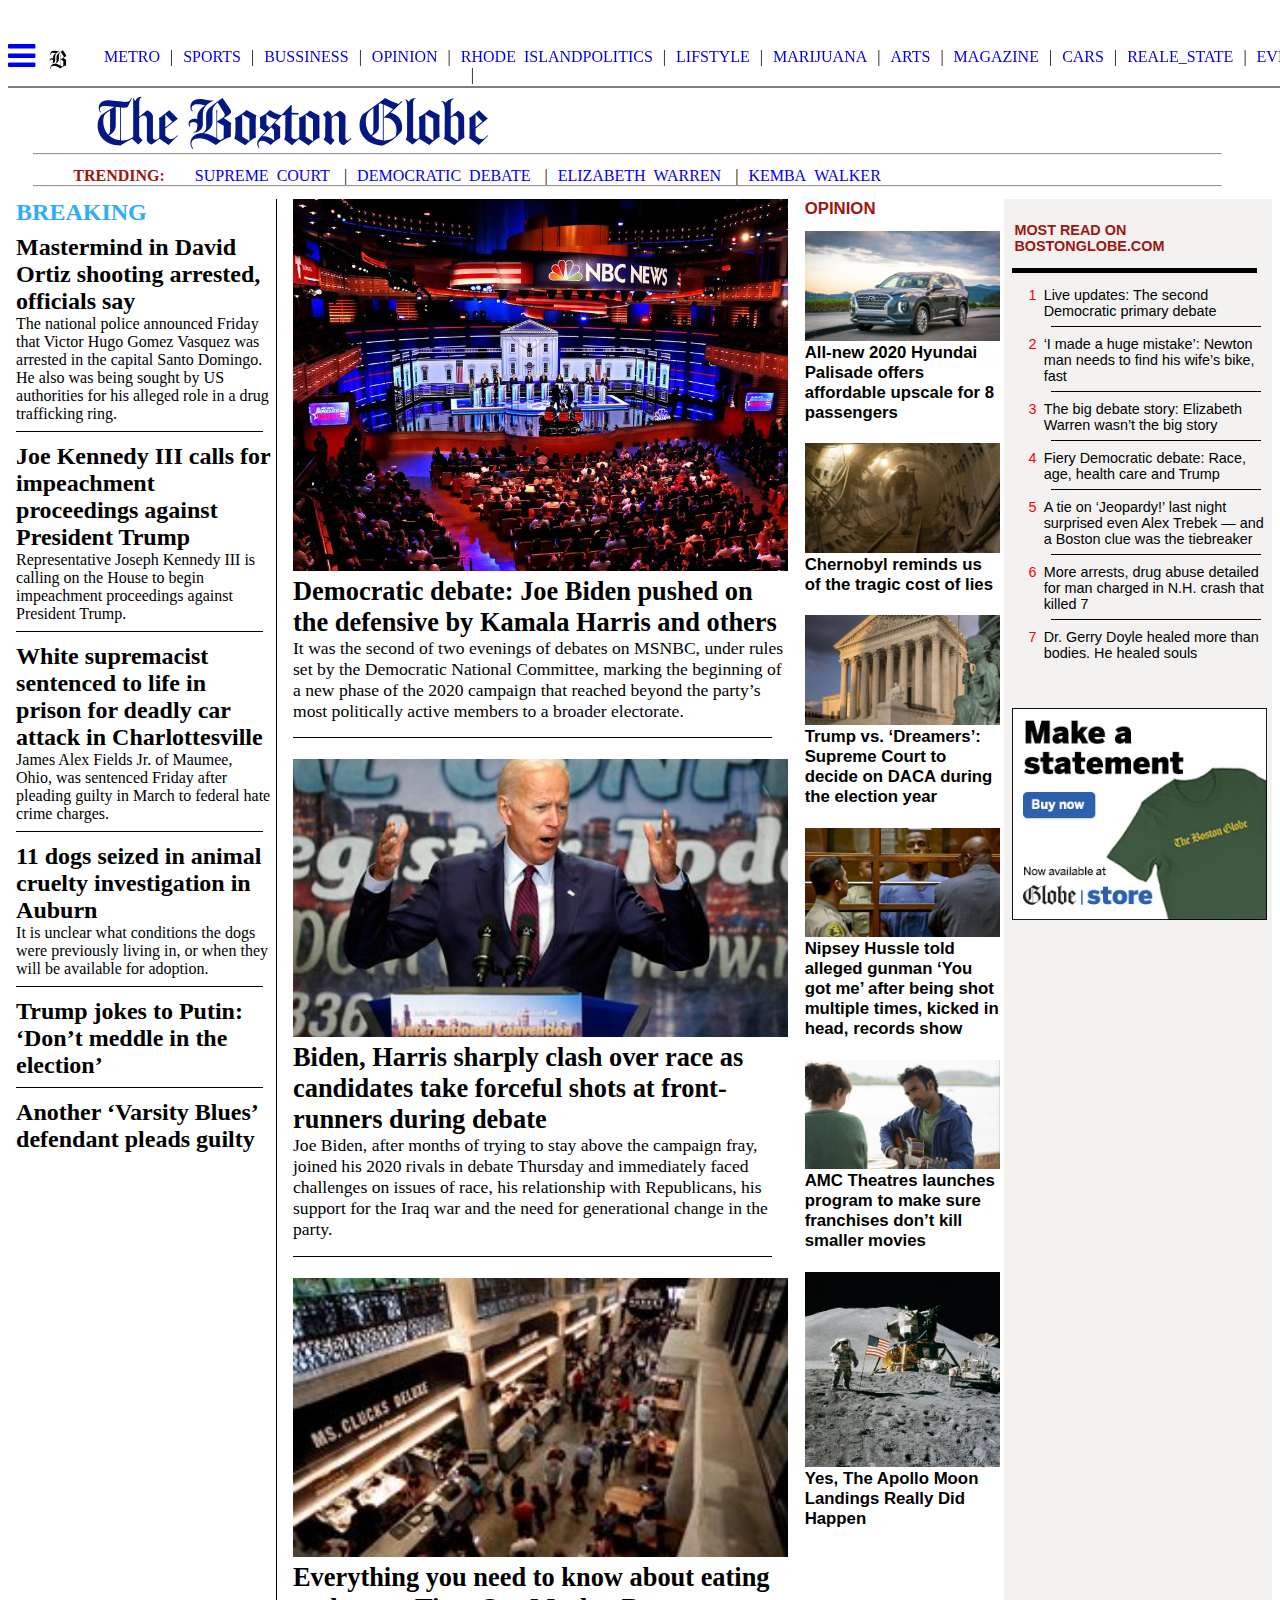
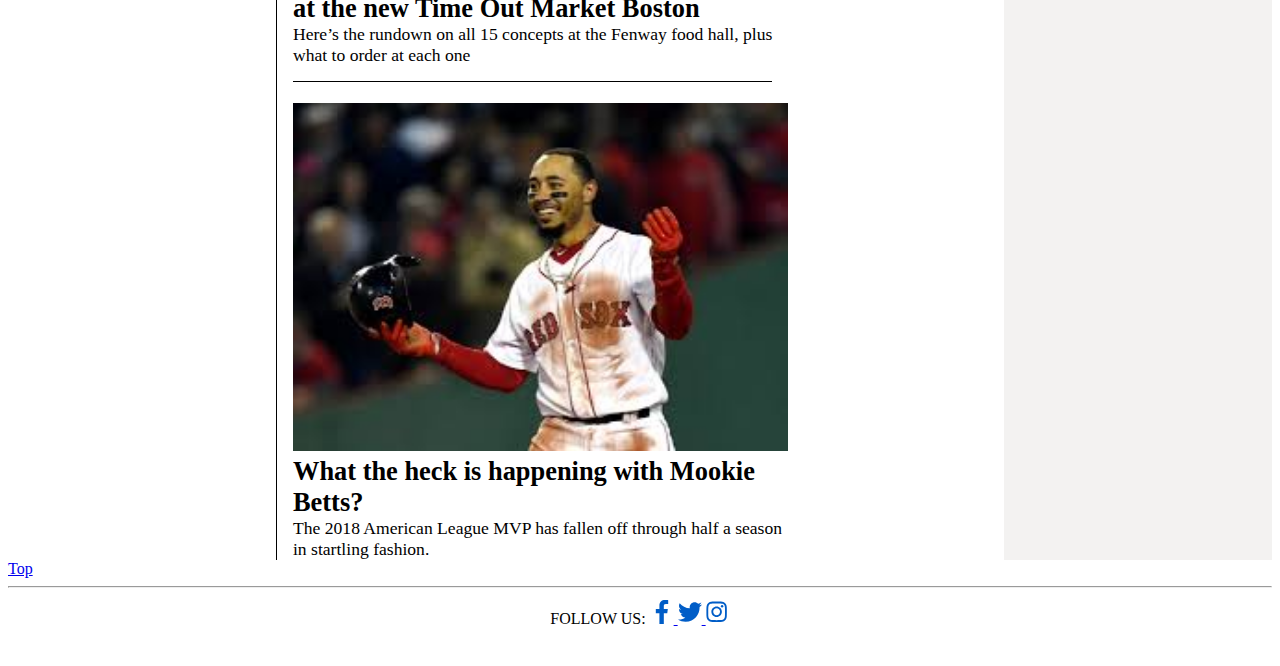
<file: HtmlCssCli/week3/Web_Side/index.html>
<!DOCTYPE html>
<html lang="en">

<head>
    <meta charset="UTF-8">
    <meta name="viewport" content="width=device-width, initial-scale=1.0">
    <meta http-equiv="X-UA-Compatible" content="ie=edge">
    <link rel="stylesheet" href="main.css">
    <title>my page</title>
    <link rel="icon" type="image/png" href="" />
    <!-- reference your copy Font Awesome here (from our CDN or by hosting yourself) -->
    <link href="https://stackpath.bootstrapcdn.com/font-awesome/4.7.0/css/font-awesome.min.css" rel="stylesheet">

</head>

<body>

    <!--Hoverable Dropdown-->

    <!-- no head-->
    <main>
        <!--no footer-->
        <nav>

            <!--icon from FontAwesome-->
            <div class="dropdown">
                <span id="menu"> <a class="btn btn-primary" href="#navigation-main" aria-label="Skip to main navigation">
                        <i class="fa fa-bars fa-2x" aria-hidden="true"></i>
                    </a></span>
                <!--icon from FontAwesome-->
                <div class="dropdown-content">
                    <ul>
                        <li><a>
                                <svg>
                                    <a xlink:href="https://www.bostonglobe.com/?p1=BGHeader_Logo">
                                        <path
                                            d="M15.314 10.916l-.068 4.873c-.507.27-.845.44-1.32.777-.372-.236-.744-.474-1.184-.745V9.528l2.572 1.388zm.373-4.232c0 .744-.677 1.117-2.945 2.54v-2.17c0-1.082.068-1.69.1-2.132h-.472c.067.474.102 1.05.102 2.133v8.633c-1.423-.848-3.15-1.728-4.977-1.863 1.727-.982 3.452-2.302 3.452-4.233v-4.23c0-1.354.542-2.167 1.964-3.385a61.06 61.06 0 0 1 2.44 3.858c.203.338.34.677.34.846l-.003.004zm-4.434-5.28l-.068-.204c-1.422 0-2.2-.17-2.946-.304C7.53.794 6.92.658 6.072.658c-2.235 0-3.69 1.152-3.69 3.013 0 .78.168 1.22.676 1.797l.202-.203c-.27-.34-.405-.678-.405-1.05 0-.812.676-1.523 2.165-1.523 1.118 0 2.133.204 3.013.407C6.14 4.483 4.99 5.5 4.99 8.444c-.272-.102-.644-.17-1.152-.17-1.42 0-2.166.95-2.166 1.862 0 .407.1.848.373 1.152l.237-.135c-.102-.204-.17-.407-.17-.61 0-.61.474-1.083 1.354-1.083.78 0 1.354.338 1.624.813 0 2.064-.405 3.114-1.488 3.114v.236c1.624 0 3.588-1.184 3.588-3.08v-3.79c0-3.116 1.828-4.57 4.063-5.35zm7.075 8.563L15.314 7.97c1.15-.71 1.524-.914 1.93-1.218.71-.508.914-.813.914-1.117 0-.238-.1-.677-.643-1.49-.677-1.016-1.32-1.997-2.674-3.892-1.894 1.286-2.943 2.063-4.94 3.622A3.707 3.707 0 0 0 8.48 6.82c0 .44.034 2.707.034 4.196 0 1.15-.202 1.76-1.42 2.775-2.945 0-4.706 1.898-4.706 3.793 0 .813.27 1.66.88 2.335l.204-.204a2.693 2.693 0 0 1-.677-1.793c0-1.016.746-2.133 3.08-2.133 2.574 0 4.977 1.76 6.365 2.607 1.997-1.693 3.25-2.404 5.822-3.252v-4.298c0-.304.1-.608.27-.88l-.002.003z">
                                        </path>
                                    </a>
                                </svg></a>
                        </li>
                        <li><a href="https://www.bostonglobe.com/metro/">METRO</a></li>
                        <li><a href="https://www.bostonglobe.com/sports/">SPORTS</a></li>
                        <li><a href="https://www.bostonglobe.com/business/">BUSSINESS</a></li>
                        <li><a href="https://www.bostonglobe.com/opinion/">OPINION</a></li>
                        <li><a
                                href="https://www.bostonglobe.com/metro/new-england/rhode-island/">RHODE&nbsp&nbspISLAND</a>
                        </li>
                        <li><a href="https://www.bostonglobe.com/nation/politics/">POLITICS</a></li>
                        <li><a href="https://www.bostonglobe.com/lifestyle/">LIFSTYLE</a></li>
                        <li><a href="https://www.bostonglobe.com/marijuana/">MARIJUANA</a></li>
                        <li><a href="https://www.bostonglobe.com/arts/">ARTS</a></li>
                        <li><a href="https://www.bostonglobe.com/magazine/">MAGAZINE</a></li>
                        <li><a href="https://www.boston.com/section/cars/">CARS</a></li>
                        <li><a href="http://realestate.boston.com/">REALE_STATE</a></li>
                        <li><a href="https://globeevents.splashthat.com/">EVENTS</a></li>
                        <!--<li><a class="about" href="#about">About</a></li> format right side  -->
                    </ul>
                </div>
            </div>
            <hr id="line_under_nav">
        </nav>
        <div id="vertical_space">&nbsp</div>
        <!-- this div to keep navbar in top of page this &nbsp=> as space to control div-->
        <header>
            <svg viewBox="-1 -30 650 89">
                <!--min-x, min-y, width and height-->
                <title>The Boston Globe</title>
                <g id="icons">
                    <path
                        d="M145.438047,453.077004 L144.848207,452.483966 C141.702608,455.844304 140.326529,456.733544 137.96717,456.733544 C136.19765,456.733544 134.133211,455.646413 131.282532,452.978059 L131.282532,444.87405 L145.438047,434.003376 L135.804211,424.417089 C131.577452,427.776792 130.889092,428.36983 127.842013,430.741983 C126.171014,432.02637 125.187734,432.619409 124.106575,433.113501 C124.302975,434.299578 124.499375,435.979747 124.499375,437.165823 L124.499375,455.251266 C122.828375,456.832489 121.255896,457.524473 120.076216,457.524473 C118.503097,457.524473 117.323417,456.536288 117.323417,454.856119 L117.323417,430.643038 C116.340778,427.579536 114.472738,425.603165 110.83582,424.318143 L101.890343,431.631223 L101.890343,414.632911 C101.890343,412.162447 103.266422,409.88924 104.544622,409.296202 L104.544622,409 C100.907063,409 98.3513042,411.371518 97.2701445,414.138818 L95.6970252,410.877426 L95.1071854,410.976371 L95.1071854,454.460337 C91.5687865,456.338397 87.734828,458.413713 83.5074297,458.413713 C82.7211899,458.413713 82.03347,458.413713 81.2465905,458.314768 L81.2465905,421.155696 C83.1146297,421.353587 84.2943092,421.451898 85.3754689,421.451898 C87.0464683,421.451898 88.127628,421.155696 88.9145075,420.760549 L93.7311059,410.877426 L92.9448661,410.680169 C91.0768269,414.435654 90.0941871,415.028058 86.0638285,415.028058 C84.1957894,415.028058 80.0669109,414.533965 75.9386722,414.039873 C72.0061938,413.54578 67.9758353,413.051687 65.9113961,413.051687 C59.8165983,413.051687 56.2781994,417.301265 56.2781994,421.649789 C56.2781994,423.428903 56.8680392,425.207383 58.0477187,426.788607 L58.7354387,426.294514 C57.9491989,425.306329 57.457879,424.021941 57.457879,422.93481 C57.457879,421.155696 58.8339585,419.574472 62.5693972,419.574472 C64.0439966,419.574472 69.2540347,420.068565 74.1691529,420.463712 C68.5656751,423.231012 63.9454768,426.195569 58.5390386,430.346836 C56.1796795,433.509283 55,437.56097 55,441.711603 C55,452.385021 63.0607171,463.948313 80.8537905,463.948313 C86.0638285,460.983122 93.7311059,456.536288 93.7311059,456.536288 L100.809183,462.959493 L105.724301,458.117511 L101.890343,454.06519 L101.890343,433.410337 C103.561342,431.13713 105.429381,430.148945 106.903341,430.148945 C108.57498,430.148945 110.14746,431.335021 110.5409,433.509283 L110.5409,458.314768 C111.130739,460.390084 113.587979,462.367089 116.045858,463.058438 L124.794295,456.437342 L134.919451,463.45422 L145.438047,453.077004 Z M139.244729,437.165823 L131.282532,443.589663 L131.282532,429.753798 L131.577452,429.456961 L139.244729,437.165823 Z M80.2639507,458.215822 C75.3488325,457.622784 71.1214342,455.745359 67.9758353,452.879113 C74.0706331,448.432279 75.4467126,445.86287 75.4467126,440.921308 L75.4467126,420.85886 L75.6437524,420.661603 C77.6096717,420.85886 78.6908314,420.957805 80.2639507,421.056751 L80.2639507,458.215822 Z M69.056995,445.763924 C69.056995,448.728481 68.5656751,450.507595 66.9931955,451.890928 C63.355637,448.135443 61.3897176,442.798734 61.3897176,436.770675 C61.3897176,433.410337 61.9795574,430.840928 63.159237,429.061814 C65.1251563,427.2827 67.4845154,425.603165 69.056995,424.713291 L69.056995,432.323207 L69.056995,445.763924 Z M234.008055,430.346836 L222.703219,424.120252 C219.2627,427.579536 214.839542,430.346836 209.825904,433.113501 C210.514263,435.189452 210.317224,437.857806 210.317224,441.21751 C210.317224,449.420464 210.415743,453.867933 208.941144,456.041561 L221.425659,463.750422 C224.866178,460.192827 228.601617,457.425528 233.615255,454.658228 C233.221815,453.373206 233.123295,452.088819 233.123295,450.902742 L233.123295,436.868987 C233.123295,432.718354 233.516735,431.236076 234.008055,430.346836 Z M205.894065,438.944937 L197.144988,433.113501 C200.486987,431.038185 201.568787,430.445147 202.747826,429.555907 C204.812266,428.073629 205.402105,427.184388 205.402105,426.294514 C205.402105,425.603165 205.107185,424.318143 203.534706,421.945991 C201.568787,418.981434 199.700747,416.115189 195.768909,410.581224 C190.263951,414.336709 187.216232,416.609282 181.416354,421.155696 C179.056995,423.033122 177.288115,425.998312 177.288115,429.753798 C177.288115,431.038185 177.385996,437.659916 177.385996,442.008439 C177.385996,445.368143 176.796156,447.147257 173.257757,450.112448 C164.70508,450.112448 159.593562,455.646413 159.593562,461.181013 C159.593562,463.552531 160.379802,466.023629 162.149321,468 L162.739161,467.406962 C161.658001,466.220886 160.773241,464.34346 160.773241,462.169198 C160.773241,459.204008 162.935561,455.943249 169.718718,455.943249 C177.189596,455.943249 184.169153,461.082067 188.199511,463.552531 C193.999389,458.611604 197.636308,456.536288 205.107185,454.06519 L205.107185,441.514346 C205.107185,440.624472 205.402105,439.735232 205.894065,438.944937 Z M185.348832,413.940927 L185.151793,413.348523 C181.023554,413.348523 178.762715,412.853796 176.599756,412.458649 C174.535317,412.162447 172.765797,411.7673 170.308558,411.7673 C163.82032,411.7673 159.593562,415.127004 159.593562,420.562658 C159.593562,422.835865 160.084882,424.120252 161.559481,425.800421 L162.149321,425.207383 C161.363081,424.219198 160.969641,423.231012 160.969641,422.143881 C160.969641,419.771729 162.935561,417.696413 167.260839,417.696413 C170.504958,417.696413 173.454157,418.289451 176.009916,418.882489 C170.504958,422.93481 167.162959,425.899367 167.162959,434.497468 C166.37608,434.200632 165.29492,434.003376 163.82032,434.003376 C159.692082,434.003376 157.529123,436.770675 157.529123,439.43903 C157.529123,440.624472 157.824043,441.909494 158.610282,442.798734 L159.298642,442.403586 C159.003722,441.810548 158.807322,441.21751 158.807322,440.624472 C158.807322,438.845992 160.183402,437.462025 162.739161,437.462025 C165,437.462025 166.670999,438.45021 167.457879,439.834177 C167.457879,445.86287 166.278199,448.926371 163.132601,448.926371 L163.132601,449.617721 C167.850679,449.617721 173.552677,446.159072 173.552677,440.624472 L173.552677,429.555907 C173.552677,420.463712 178.860595,416.214134 185.348832,413.940927 Z M226.045858,458.512658 L225.652418,458.80886 L217.886621,454.06519 L217.886621,429.061814 L226.045858,433.706539 L226.045858,458.512658 Z M198.226148,429.35865 C198.226148,431.532278 196.260229,432.619409 189.674111,436.770675 L189.674111,430.445147 C189.674111,427.2827 189.870511,425.504219 189.969031,424.219198 L188.592311,424.219198 C188.789351,425.603165 188.887231,427.2827 188.887231,430.445147 L188.887231,455.646413 C184.758993,453.17595 179.745355,450.60654 174.436797,450.210759 C179.450435,447.345148 184.464073,443.490717 184.464073,437.857806 L184.464073,425.504219 C184.464073,421.550843 186.036552,419.179325 190.165431,415.621096 C193.40955,420.463712 194.687109,422.539029 197.243508,426.887552 C197.832708,427.875738 198.226148,428.863923 198.226148,429.35865 Z M197.144988,441.711603 L196.948588,455.943249 C195.473989,456.733544 194.490709,457.227637 193.11463,458.215822 C192.03347,457.524473 190.951671,456.832489 189.674111,456.041561 L189.674111,437.659916 L197.144988,441.711603 Z M341.059496,456.437342 L340.371136,455.646413 L337.029137,458.512658 C335.357498,458.512658 334.177818,457.326582 334.177818,455.449157 C334.177818,453.768988 334.276338,434.200632 334.374858,430.840928 C333.096659,428.271519 331.425659,426.294514 327.690221,425.010127 L318.744744,431.631223 C318.744744,428.863923 317.171625,426.39346 314.124546,424.812236 L308.914508,429.259705 L311.666667,432.224261 C311.666667,432.224261 311.568787,449.617721 311.568787,452.483966 C311.568787,455.350211 309.504347,457.425528 309.504347,457.425528 L317.663584,463.45422 L321.988863,458.117511 L318.744744,455.15232 L318.744744,433.410337 C320.317224,431.335021 321.988863,430.445147 323.463462,430.445147 C325.134462,430.445147 326.510541,431.631223 326.903981,433.311392 C327.001861,434.596414 327.001861,436.67173 327.001861,438.845992 C327.001861,442.205695 327.001861,454.06519 326.903981,458.709915 C327.493821,460.785866 330.5409,463.651477 332.506819,463.651477 L341.059496,456.437342 Z M305.375469,455.053375 C304.982669,453.768988 304.884149,452.483966 304.884149,451.29789 L304.884149,430.544092 L294.169153,424.516034 C290.728634,427.974683 286.796156,430.445147 281.783157,433.212447 C282.078077,434.200632 282.274477,435.781856 282.274477,436.868987 L282.274477,454.362026 C280.701998,456.041561 279.128878,457.03038 277.752799,457.03038 C276.376719,457.03038 275,456.437342 273.525401,454.856119 C273.525401,453.472151 273.62392,438.45021 273.62392,429.259705 L281.291838,429.259705 L281.291838,427.381645 L273.62392,427.085443 C273.62392,427.085443 273.72244,419.870674 273.82032,418.388396 L272.935561,418.388396 L262.221204,429.753798 C257.601006,429.061814 254.159848,427.381645 249.146849,423.922996 C245.214371,427.974683 242.560732,429.852743 237.842013,432.125316 C238.038413,434.497468 238.136933,435.781856 238.136933,438.154008 C238.136933,440.921308 238.136933,441.810548 237.940533,444.182701 L244.231731,448.629535 L238.333333,454.856119 C235.777574,457.524473 234.794295,459.698735 234.794295,461.872362 C234.794295,463.849367 235.581174,465.430591 236.760854,466.912869 L237.448574,466.517722 C236.662334,465.331646 236.171014,463.948313 236.171014,462.663291 C236.171014,460.587975 237.252174,458.80886 240.299253,458.80886 C243.346971,458.80886 246.68897,460.785866 250.031609,463.45422 C253.767048,459.994937 256.519207,457.72173 260.648085,455.646413 L260.648085,445.566033 C260.648085,444.379957 260.746605,443.885864 261.041525,443.09557 L254.749687,438.845992 L262.810404,430.049999 L266.546483,430.049999 C266.546483,439.043248 266.447963,450.60654 266.447963,451.890928 C266.447963,453.472151 266.153043,455.449157 265.071883,457.03038 L274.01736,463.651477 L281.684638,456.634599 L292.793073,463.948313 C297.118352,459.895991 300.558871,457.227637 305.375469,455.053375 Z M297.708192,458.709915 L297.314752,459.006751 L289.450435,454.164135 L289.450435,429.456961 L297.708192,434.398523 L297.708192,458.709915 Z M257.109046,434.694725 L248.851929,443.688608 L245.214371,441.020253 L245.214371,429.061814 C248.94981,431.631223 251.112769,433.01519 257.109046,434.694725 Z M253.864928,458.512658 C251.014249,455.943249 247.08241,453.768988 240.791212,453.768988 L250.424409,443.490717 L253.767048,446.455274 L253.864928,458.512658 Z M440.5409,429.951054 L428.744744,423.82405 C425.107185,427.184388 421.568787,429.654852 416.850068,432.02637 C417.144988,432.916245 417.439908,436.572785 417.439908,438.845992 L417.439908,455.15232 C416.358748,456.338397 415.276949,456.931435 414.195789,456.931435 C413.11463,456.931435 411.93495,456.437342 410.460351,455.350211 L410.460351,415.818987 C410.460351,413.54578 411.83643,410.877426 413.60595,410.877426 L413.60595,410.581224 C409.969031,410.581224 406.724912,412.261393 405.742272,415.028058 C404.857513,413.54578 403.480793,412.261393 401.416354,412.261393 L401.318474,412.65654 C402.498153,412.65654 403.677833,416.016878 403.677833,419.179325 L403.677833,450.902742 C403.677833,453.966244 403.284393,455.547468 402.104714,457.227637 L409.969031,462.959493 L417.341388,456.536288 L428.744744,463.45422 C433.070022,459.401898 435.625781,457.03038 440.44238,454.164135 C440.14746,452.681857 440.04958,449.815612 440.04958,448.629535 L440.04958,434.596414 C440.04958,432.224261 440.14746,430.939874 440.5409,429.951054 Z M398.270755,414.632911 L397.385996,413.842616 L394.142517,417.301265 C394.142517,417.301265 385.78688,414.533965 379.003722,410.581224 C369.664806,417.696413 362.587368,422.73692 353.445491,429.259705 C351.282532,432.521097 350.102853,436.770675 350.102853,441.415401 C350.102853,454.06519 361.702608,463.948313 376.349443,463.948313 C385.88476,459.895991 392.667917,454.26308 397.680915,447.444093 C397.975835,446.060126 398.074355,444.083755 398.074355,442.996624 C398.074355,433.805485 391.881038,428.666667 385.29492,427.085443 L398.270755,414.632911 Z M433.266422,457.72173 L432.676583,458.117511 L424.320946,452.780802 L424.320946,429.160759 L433.167903,433.509283 L433.266422,457.72173 Z M387.850679,423.132067 L377.332723,432.521097 L377.332723,417.993249 C381.068161,419.475527 384.41016,421.254641 387.850679,423.132067 Z M391.684638,446.554219 C391.684638,449.420464 391.389718,451.396835 390.603478,453.768988 C387.752799,456.634599 383.525401,458.314768 378.708802,458.314768 L377.332723,458.314768 L377.332723,432.916245 C378.217482,432.817299 379.003722,432.718354 379.789962,432.718354 C386.868039,432.718354 391.684638,439.142194 391.684638,446.554219 Z M376.349443,458.215822 C371.139405,457.820675 367.109046,456.041561 363.963448,453.373206 C368.780046,450.013502 371.827765,448.333333 371.827765,443.194515 L371.827765,417.598102 C372.319085,417.20232 372.810404,416.807173 373.302364,416.412025 C374.383524,416.807173 375.268283,417.20232 376.349443,417.598102 L376.349443,458.215822 Z M365.732967,446.851055 C365.732967,449.51941 364.946727,451.199579 363.177208,452.582911 C359.146849,448.629535 357.18093,443.09557 357.18093,437.56097 C357.18093,429.259705 360.031609,426.097258 363.963448,423.231012 C364.553287,422.73692 365.143127,422.341772 365.732967,421.945991 L365.732967,446.851055 Z M495,453.077004 L494.41016,452.483966 C491.362441,455.547468 489.592922,456.832489 487.823403,456.832489 C486.054523,456.832489 484.382884,455.745359 480.844485,452.978059 L480.844485,444.87405 L494.70508,433.706539 C491.460961,430.939874 484.776324,424.219198 484.776324,424.219198 C481.040885,427.579536 478.877926,429.456961 473.667888,433.113501 C473.864928,434.200632 474.061328,435.683545 474.061328,436.868987 L474.061328,452.582911 C474.061328,453.670042 473.962808,454.460337 473.570008,455.745359 L484.481404,463.45422 L495,453.077004 Z M468.35997,454.95443 C467.86801,450.507595 467.96653,438.45021 467.96653,432.817299 C467.96653,429.160759 464.820931,426.492405 460.889092,424.812236 L452.828375,431.631223 L452.828375,416.807173 C452.828375,414.336709 454.302335,411.668354 456.071854,411.668354 L456.071854,411.174262 C452.238536,411.174262 448.011137,414.237764 447.323417,416.214134 C446.438658,414.731856 444.374219,413.842616 442.408299,413.842616 L442.309779,414.632911 C444.275699,414.632911 446.143738,417.993249 446.143738,423.922996 C446.143738,435.880801 446.045218,447.345148 446.045218,452.286075 C446.045218,453.867933 445.848818,454.95443 444.964058,456.239451 L457.055134,463.651477 C461.675332,459.302953 463.444852,458.018566 468.35997,454.95443 Z M488.413243,437.066877 L480.844485,443.292826 L480.844485,429.160759 L488.413243,437.066877 Z M461.478932,445.269832 C461.478932,449.617721 461.281892,458.117511 461.281892,458.413713 L460.986973,458.709915 L452.828375,453.571097 L452.828375,433.410337 C454.105935,431.433967 455.875454,430.445147 457.448574,430.445147 C459.315973,430.445147 460.692053,431.829114 461.380412,433.706539 C461.380412,434.497468 461.478932,439.735232 461.478932,445.269832 Z"
                        id="Boston-Globe-Full-Logo"></path>
                </g>
            </svg>

            <hr id="line_over_header">

            <ul id="trendingList">
                <li><a class="trending">TRENDING:</a></li>
                <li><a
                        href="https://www.bostonglobe.com/news/politics/2019/06/27/supreme-court-says-federal-courts-have-role-policing-partisan-redistricting/mFeBGridoCfBMSsWcyCJBJ/story.html?p1=HP_TrendingBar">SUPREME&nbsp&nbspCOURT</a>
                </li>
                <li><a
                        href="https://www.bostonglobe.com/news/politics/2019/06/27/scorecard-how-democratic-primary-candidates-did-during-their-first-debate/wG6o8iSdJXeMzhvY0HhQCM/story.html?p1=HP_TrendingBar">DEMOCRATIC&nbsp&nbspDEBATE</a>
                </li>
                <li><a
                        href="https://www.bostonglobe.com/news/politics/2019/06/26/debatewire/ez7V5cOJMsLNWCdV9oFiBP/story.html?p1=HP_TrendingBar">ELIZABETH&nbsp&nbspWARREN</a>
                </li>
                <li><a
                        href="https://www.bostonglobe.com/sports/celtics/2019/06/26/kemba-walker-would-creat-buzz-for-celtics/ooL34MoZsfIwFuNS4rWDIJ/story.html?p1=HP_TrendingBar">KEMBA&nbsp&nbspWALKER</a>
                </li>
            </ul>
            <hr id="line_under_header">
        </header>
        <container>

            <section id="sec1">
                <h2 class="titleArt">BREAKING</h2>
                <a
                    href="https://www.bostonglobe.com/metro/2019/06/28/dominican-republic-officials-say-ortiz-shooting-mastermind-arrested/6lBHT9PBOeGIFjaATzqSBO/story.html">
                    <article id="art1">
                        <h2>Mastermind in David Ortiz shooting arrested, officials say</h2>
                        <p>The national police announced Friday that Victor Hugo Gomez Vasquez was arrested in the
                            capital Santo Domingo. He also was being sought by US authorities for his alleged role in a
                            drug trafficking ring.</p>
                    </article>
                </a>

                <hr>
                <a
                    href="https://www.bostonglobe.com/news/politics/2019/06/28/joe-kennedy-calls-for-impeaching-president-trump/A0r5huOprBiRaUj4ntqvzJ/story.html">
                    <article id="art2">
                        <h2>Joe Kennedy III calls for impeachment proceedings against President Trump</h2>
                        <p>Representative Joseph Kennedy III is calling on the House to begin impeachment proceedings
                            against President Trump.</p>
                    </article>
                </a>

                <hr>
                <a
                    href="https://www.bostonglobe.com/news/nation/2019/06/28/white-supremacist-sentenced-life-prison-for-deadly-car-attack-charlottesville/Uosnt2oVWELdHgFEofgQIK/story.html">
                    <article id="art3">
                        <h2>White supremacist sentenced to life in prison for deadly car attack in Charlottesville</h2>
                        <p>James Alex Fields Jr. of Maumee, Ohio, was sentenced Friday after pleading guilty in March to
                            federal hate crime charges.</p>
                    </article>
                </a>
                <hr>
                <a
                    href="https://www.bostonglobe.com/metro/2019/06/28/dogs-seized-animal-cruelty-investigation-auburn/AQrGF9l1taC0VdfjQtYngO/story.html">
                    <article id="art4">
                        <h2>11 dogs seized in animal cruelty investigation in Auburn</h2>
                        <p>It is unclear what conditions the dogs were previously living in, or when they will be
                            available
                            for adoption. </p>
                    </article>
                </a>
                <hr>
                <a
                    href="https://www.bostonglobe.com/news/world/2019/06/28/trump-jokes-putin-don-meddle-election/IIFiFGRckA5qpR8zkilE2J/story.html">
                    <article id="art5">
                        <h2>Trump jokes to Putin: ‘Don’t meddle in the election’</h2>
                        <p></p>
                    </article>
                </a>
                <hr>
                <a
                    href="https://www.bostonglobe.com/metro/2019/06/28/another-varsity-blues-defendant-pleads-guilty/8WZrfigrnOeK5hQhQn1OwI/story.html">

                    <article id="art6">
                        <h2>Another ‘Varsity Blues’ defendant pleads guilty</h2>
                        <p></p>
                    </article>
                </a>

            </section>
            <section id="sec2">
                <a
                    href="https://www.bostonglobe.com/news/politics/2019/06/27/dem-debate-part-clash-front-runners/6v2fFeH0Ljn1oEK9U17bYK/story.html">
                    <article id="art1">
                        <img src="images/sec2debat.jpg" border="0" alt="Link to this page">

                        <h2>Democratic debate: Joe Biden pushed on the defensive by Kamala Harris and others</h2>
                        <p>It was the second of two evenings of debates on MSNBC, under rules set by the Democratic
                            National Committee, marking the beginning of a new phase of the 2020 campaign that reached
                            beyond the party’s most politically active members to a broader electorate.</p>
                    </article>
                </a>
                <hr>
                <a href="https://www.latimes.com/politics/la-na-pol-2020-democratic-debate-miami-20190627-story.html">
                    <img src="images/sec2Biden.jpg" alt="img3">
                    <article id="art2">
                        <h2>Biden, Harris sharply clash over race as candidates take forceful shots at front-runners
                            during debate</h2>
                        <p>Joe Biden, after months of trying to stay above the campaign fray, joined his 2020 rivals in
                            debate Thursday and immediately faced challenges on issues of race, his relationship with
                            Republicans, his support for the Iraq war and the need for generational change in the party.
                        </p>
                    </article>
                </a>
                <hr>

                <a
                    href="https://www.bostonglobe.com/lifestyle/food-dining/2019/06/28/everything-you-need-know-about-eating-new-time-out-market-boston/ksg6zfYUNwxvBg6Zf9tSLJ/story.html">
                    <article id="art3">
                        <img src="images/sec2Eating.jpg" alt="img3">
                        <h2>Everything you need to know about eating at the new Time Out Market Boston</h2>
                        <p>Here’s the rundown on all 15 concepts at the Fenway food hall, plus what to order at each one
                        </p>
                    </article>
                </a>
                <hr>
                <a
                    href="https://www.bostonglobe.com/sports/redsox/2019/06/28/what-heck-happening-with-mookie-betts/mNY4wzlcKCLJLarqqGqb9H/story.html">
                    <img src="images/sec2Mookie.jpg" alt="img3">
                    <article id="art4">
                        <h2>What the heck is happening with Mookie Betts?</h2>
                        <p>The 2018 American League MVP has fallen off through half a season in startling fashion.</p>

                    </article>
                </a>
            </section>

            <section id="sec3">
                <h2 class="trending"> OPINION</h2><br>
                <a
                    href="https://www.boston.com/cars/car-reviews/2019/06/26/all-new-2020-hyundai-palisade-offers-affordable-upscale-for-8-passengers">
                    <article id="art1">
                        <img src="images/sec3hunday.jpg" border="0" alt="sec3hunday">
                        <h2>All-new 2020 Hyundai Palisade offers affordable upscale for 8 passengers</h2>

                    </article>
                </a>

                <a href="https://www.bostonglobe.com/opinion/ideas/?p1=HP_TrendingBar">
                    <article id="art2">
                        <img src="images/sec3Chernobyl.jpg" alt="sec3Chernobyl">
                        <h2>Chernobyl reminds us of the tragic cost of lies</h2>

                    </article>
                </a>

                <a
                    href="https://www.latimes.com/politics/la-na-pol-dreamers-supreme-court-trump-immigration-20190628-story.html">
                    <article id="art3">
                        <img src="images/sec3Washington.jpg" alt="sec3Washington">
                        <h2>Trump vs. ‘Dreamers’: Supreme Court to decide on DACA during the election year</h2>

                    </article>
                </a>


                <a
                    href="https://www.latimes.com/local/lanow/la-me-ln-nipsey-hussle-eric-holder-murder-transcripts-20190627-story.html">
                    <article id="art4">
                        <img src="images/sec3Nispey.jpg" alt="sec3Nispey">
                        <h2>Nipsey Hussle told alleged gunman ‘You got me’ after being shot multiple times, kicked in
                            head, records show</h2>

                    </article>
                </a>


                <a
                    href="https://www.latimes.com/business/hollywood/la-fi-ct-amc-theatres-artisan-films-blockbusters-20190627-story.html">
                    <article id="art5">
                        <img src="images/sec3movies.jpg" alt="sec3movies">
                        <h2>AMC Theatres launches program to make sure franchises don’t kill smaller movies</h2>

                    </article>
                </a>
                <a
                    href="https://www.forbes.com/sites/startswithabang/2019/06/25/yes-the-apollo-moon-landings-really-did-happen/#1608148c6a8f">
                    <article id="art5">
                        <img src="images/sec3apollo.jpg" alt="sec3apollo">
                        <h2>Yes, The Apollo Moon Landings Really Did Happen</h2>
                    </article>
                </a>




            </section>

            <section id="sec4">
                <div id="MostRead">
                    <h3>MOST READ ON BOSTONGLOBE.COM</h3>
                    <hr id="doubleLine">
                    <ol>
                        <li><a
                                href="https://www.bostonglobe.com/news/politics/2019/06/27/live-updates-the-second-democratic-primary-debate/it1mCOTeOxYeBXg0wvqFCL/story.html?p1=HP_Feed_ContentQuery">Live
                                updates: The second Democratic primary debate</a> </li>
                        <hr>
                        <li><a
                                href="https://www.bostonglobe.com/metro/2019/06/27/made-huge-mistake-newton-man-needs-find-his-wife-bike-fast/6buox46gDBFFE9a3YVFWHP/story.html?p1=HP_Feed_ContentQuery">‘I
                                made a huge mistake’: Newton man needs to find his wife’s bike, fast</a> </li>
                        <hr>
                        <li><a
                                href="https://www.bostonglobe.com/opinion/2019/06/28/the-big-debate-story-elizabeth-warren-wasn-big-story/M6X7zCdiYga6rj71IZ44ON/story.html?p1=HP_Feed_ContentQuery">The
                                big debate story: Elizabeth Warren wasn’t the big story </a> </li>
                        <hr>
                        <li><a
                                href="https://www.bostonglobe.com/news/politics/2019/06/27/dem-debate-part-clash-front-runners/6v2fFeH0Ljn1oEK9U17bYK/story.html?p1=HP_Feed_ContentQuery">Fiery
                                Democratic debate: Race, age, health care and Trump</a> </li>
                        <hr>
                        <li><a
                                href="https://www.bostonglobe.com/news/nation/2019/06/27/tie-jeopardy-last-night-surprised-even-alex-trebek-and-boston-clue-was-tiebreaker/IGoIzgr2HCj19LFOIpE5GJ/story.html?p1=HP_Feed_ContentQuery">A
                                tie on ‘Jeopardy!’ last night surprised even Alex Trebek — and a Boston clue was the
                                tiebreaker</a> </li>
                        <hr>
                        <li><a
                                href="https://www.bostonglobe.com/metro/2019/06/27/more-arrests-drug-abuse-detailed-for-man-charged-crash-that-killed-seven/KH4gR5zx0an2y8ikHOkOVP/story.html?p1=HP_Feed_ContentQuery">More
                                arrests, drug abuse detailed for man charged in N.H. crash that killed 7</a> </li>
                        <hr>
                        <li><a
                                href="https://www.bostonglobe.com/metro/2019/06/27/gerry-doyle-healed-more-than-bodies-healed-souls/eX1lpN8vgI1LVNUKLLOyjO/story.html?p1=HP_Feed_ContentQuery">Dr.
                                Gerry Doyle healed more than bodies. He healed souls</a> </li><br>
                    </ol>

                </div>
                <br>
                <div id="Advertisement"> <a href="https://store.globe.com/"><img src="images/Ad.jpg" border="0"
                            alt="Link to this page"></a> </div>
            </section>
        </container>
    </main>

    <a href="#top">Top</a>
    <!--<a href="#bottom">Bottom</a> or to jump down -->
    <hr>

    <footer>
        <div>
            <span>FOLLOW US: </span>
            <a href="https://www.facebook.com/globe" rel="noopener noreferrer" aria-label="Follow us on Facebook">

                <svg aria-labelledby="facebook-share-icon" width="24" height="24" viewBox="0 0 264 512">
                    <path
                        d="M76.7 512V283H0v-91h76.7v-71.7C76.7 42.4 124.3 0 193.8 0c33.3 0 61.9 2.5 70.2 3.6V85h-48.2c-37.8 0-45.1 18-45.1 44.3V192H256l-11.7 91h-73.6v229"
                        fill="#005dc7" fill-rule="evenodd">
                    </path>
                </svg>


                <a href="https://twitter.com/BostonGlobe" target="_tab" id="Follow us on Twitter"
                    rel="noopener noreferrer" aria-label="Follow us on Twitter">
                    <svg aria-labelledby="twitter-share-icon" width="24" height="24" viewBox="0 0 512 512">
                        <path
                            d="M459.37 151.716c.325 4.548.325 9.097.325 13.645 0 138.72-105.583 298.558-298.558 298.558-59.452 0-114.68-17.219-161.137-47.106 8.447.974 16.568 1.299 25.34 1.299 49.055 0 94.213-16.568 130.274-44.832-46.132-.975-84.792-31.188-98.112-72.772 6.498.974 12.995 1.624 19.818 1.624 9.421 0 18.843-1.3 27.614-3.573-48.081-9.747-84.143-51.98-84.143-102.985v-1.299c13.969 7.797 30.214 12.67 47.431 13.319-28.264-18.843-46.781-51.005-46.781-87.391 0-19.492 5.197-37.36 14.294-52.954 51.655 63.675 129.3 105.258 216.365 109.807-1.624-7.797-2.599-15.918-2.599-24.04 0-57.828 46.782-104.934 104.934-104.934 30.213 0 57.502 12.67 76.67 33.137 23.715-4.548 46.456-13.32 66.599-25.34-7.798 24.366-24.366 44.833-46.132 57.827 21.117-2.273 41.584-8.122 60.426-16.243-14.292 20.791-32.161 39.308-52.628 54.253z"
                            fill="#005dc7" fill-rule="evenodd">
                        </path>
                    </svg>


                    <svg aria-labelledby="instagram-share-icon" width="24" height="24" viewBox="70 50 420 420">
                        <title id="instagram-share-icon">Share on Instagram</title>
                        <path
                            d="M256 109.3c47.8 0 53.4 0.2 72.3 1 17.4 0.8 26.9 3.7 33.2 6.2 8.4 3.2 14.3 7.1 20.6 13.4 6.3 6.3 10.1 12.2 13.4 20.6 2.5 6.3 5.4 15.8 6.2 33.2 0.9 18.9 1 24.5 1 72.3s-0.2 53.4-1 72.3c-0.8 17.4-3.7 26.9-6.2 33.2 -3.2 8.4-7.1 14.3-13.4 20.6 -6.3 6.3-12.2 10.1-20.6 13.4 -6.3 2.5-15.8 5.4-33.2 6.2 -18.9 0.9-24.5 1-72.3 1s-53.4-0.2-72.3-1c-17.4-0.8-26.9-3.7-33.2-6.2 -8.4-3.2-14.3-7.1-20.6-13.4 -6.3-6.3-10.1-12.2-13.4-20.6 -2.5-6.3-5.4-15.8-6.2-33.2 -0.9-18.9-1-24.5-1-72.3s0.2-53.4 1-72.3c0.8-17.4 3.7-26.9 6.2-33.2 3.2-8.4 7.1-14.3 13.4-20.6 6.3-6.3 12.2-10.1 20.6-13.4 6.3-2.5 15.8-5.4 33.2-6.2C202.6 109.5 208.2 109.3 256 109.3M256 77.1c-48.6 0-54.7 0.2-73.8 1.1 -19 0.9-32.1 3.9-43.4 8.3 -11.8 4.6-21.7 10.7-31.7 20.6 -9.9 9.9-16.1 19.9-20.6 31.7 -4.4 11.4-7.4 24.4-8.3 43.4 -0.9 19.1-1.1 25.2-1.1 73.8 0 48.6 0.2 54.7 1.1 73.8 0.9 19 3.9 32.1 8.3 43.4 4.6 11.8 10.7 21.7 20.6 31.7 9.9 9.9 19.9 16.1 31.7 20.6 11.4 4.4 24.4 7.4 43.4 8.3 19.1 0.9 25.2 1.1 73.8 1.1s54.7-0.2 73.8-1.1c19-0.9 32.1-3.9 43.4-8.3 11.8-4.6 21.7-10.7 31.7-20.6 9.9-9.9 16.1-19.9 20.6-31.7 4.4-11.4 7.4-24.4 8.3-43.4 0.9-19.1 1.1-25.2 1.1-73.8s-0.2-54.7-1.1-73.8c-0.9-19-3.9-32.1-8.3-43.4 -4.6-11.8-10.7-21.7-20.6-31.7 -9.9-9.9-19.9-16.1-31.7-20.6 -11.4-4.4-24.4-7.4-43.4-8.3C310.7 77.3 304.6 77.1 256 77.1L256 77.1z"
                            fill="#005dc7" fill-rule="evenodd">
                        </path>
                        <path
                            d="M256 164.1c-50.7 0-91.9 41.1-91.9 91.9s41.1 91.9 91.9 91.9 91.9-41.1 91.9-91.9S306.7 164.1 256 164.1zM256 315.6c-32.9 0-59.6-26.7-59.6-59.6s26.7-59.6 59.6-59.6 59.6 26.7 59.6 59.6S288.9 315.6 256 315.6z"
                            fill="#005dc7" fill-rule="evenodd">
                        </path>
                        <circle cx="351.5" cy="160.5" r="21.5" fill="#005dc7" fill-rule="evenodd"></circle>
                    </svg>

                    <br>


        </div>
    </footer>

</body>

</html>
</file>
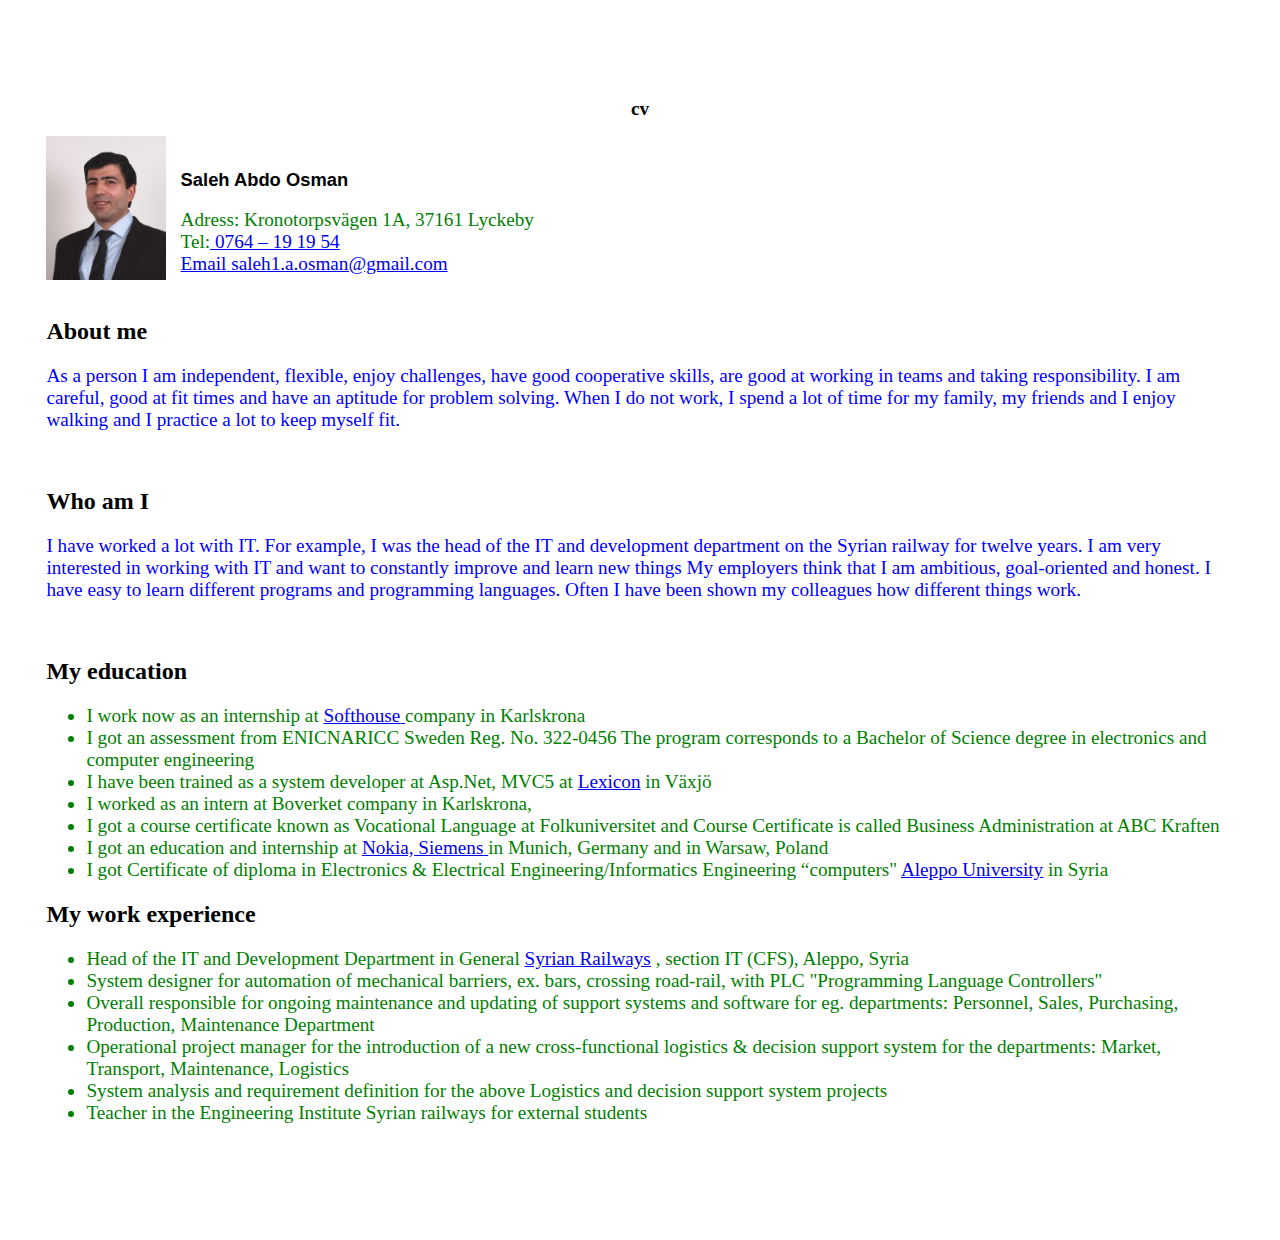
<file: html-css/week1/index1.html>
<!DOCTYPE html>
<html>
<head>
<title>Exmple11</title>

<link rel = "stylesheet" type = "text/css"  href = "css.css" />
</head>
<body >
    <div>&nbsp;</div>
    <div>&nbsp;</div>
    <h2 class="cv">cv</h2>


     <img src ="image.jpg" alt ="picture car"> 
    <div>
      <ul class="address">
            <h3 class="myName">Saleh Abdo Osman  </h3>
            <li>Adress: Kronotorpsvägen 1A, 37161 Lyckeby</li>
            <li>Tel:<a href="tel:0046764191954"> 0764 – 19 19 54 </li>
            <li>Email<a href="mailto:saleh1.a.osman@gmail.com?Subject=Hello%20again" target="_top"> saleh1.a.osman@gmail.com </a></li>
        </ul>
    </div>
    <div>&nbsp;</div>

    <div class="About-me">
        <div>&nbsp;</div>
      <h2>About me</h2>
      <p>As a person I am independent, flexible, enjoy challenges, have good cooperative skills, are good at working in teams and taking responsibility. I am careful, good at fit times and have an aptitude for problem solving.
          When I do not work, I spend a lot of time for my family, my friends and I enjoy walking and I practice a lot to keep myself fit.</p>
    </div>
    <div>&nbsp;</div>
    <div class="who-am-I">
        <h2>Who am I</h2>
        <p>I have worked a lot with IT. For example, I was the head of the IT and development department on the Syrian railway for twelve years.
            I am very interested in working with IT and want to constantly improve and learn new things My employers think that I am ambitious, goal-oriented and honest. I have easy to learn different programs and programming languages. Often I have been shown my colleagues how different things work.</p>
    </div >

      <div>&nbsp;</div>
      <div class="education">
        <h2>My education</h2>
      <ul>
    <li>I work now as an internship at <a href="https://www.softhouse.se/" > <span> Softhouse</span> </a> company in Karlskrona</li>
    <li>I got an assessment from ENICNARICC Sweden Reg. No. 322-0456 The program corresponds to a Bachelor of Science degree in electronics and computer engineering</li>
    <li>I have been trained as a system developer at Asp.Net, MVC5 at <a href="https://www.lexicon.se/">Lexicon</a> in Växjö</li>
    <li>I worked as an intern at Boverket company in Karlskrona,</li>
    <li>I got a course certificate known as Vocational Language at Folkuniversitet and Course Certificate is called Business Administration at ABC Kraften</li>
    <li>I got an education and internship at <a href="https://new.siemens.com/global/de.html"> <span>Nokia, Siemens</span> </a> in Munich, Germany and in Warsaw, Poland </li>
    <li>I got Certificate of diploma in Electronics & Electrical Engineering/Informatics Engineering “computers"
     <a href="https://www.alepuniv.edu.sy/"><span> Aleppo University</span></a> in Syria</li>
    </ul>
  </div>

<div class="experience">
  <h2>My work experience</h2>

  <ul>
      <li>Head of the IT and Development Department in General <a href="https://en.wikipedia.org/wiki/Syrian_Railways"><span>Syrian Railways</span></a> , section IT (CFS), Aleppo, Syria</li>
      <li>System designer for automation of mechanical barriers, ex. bars, crossing road-rail, with PLC "Programming Language Controllers" </li>
      <li>Overall responsible for ongoing maintenance and updating of support systems and software for eg. departments: Personnel, Sales, Purchasing, Production, Maintenance Department</li>
      <li>Operational project manager for the introduction of a new cross-functional logistics & decision support system for the departments: Market, Transport, Maintenance, Logistics</li>
      <li>System analysis and requirement definition for the above Logistics and decision support system projects</li>
      <li>Teacher in the Engineering Institute Syrian railways for external students</li>
    </ul>
</div>
<div>&nbsp;</div>
<div>&nbsp;</div>
<div>&nbsp;</div>

<footer>
  
  </footer>
  </body>
</html>
</file>
<file: week1/css.css>
img{
	width: 120px;
	background-color: aqua;
	float :left;
	}
h1{
	color: lightblue;
	text-align-last: center;
}

h3.myName{
font-size: 2.5ex;
color: black;
font-family: 'Trebuchet MS', 'Lucida Sans Unicode', 'Lucida Grande', 'Lucida Sans', Arial, sans-serif
}
h2.cv {
color:black;
font-size: 1.2em;
text-align-last:center;
}

ul.address{
list-style-type:none;
width: 60%;
padding: 0.2% 0.2% 0% 0.2%;
margin: 1% 1% 0% 1%;
float: left;
align-content: flex-end;
}
p{
	color:blue;
	font-family: 'Times New Roman', Times, serif;
	font-size: 1.2em;
}

.About-me{
clear:both;	

}

li{
	color:green;
	font-family: 'Times New Roman', Times, serif;
	font-size: 1.2em;
}

footer {
	position:absolute;
}
body{
	padding:3%;
}
</file>
<file: html-css/week1/css.css>
img{
	width: 120px;
	background-color: aqua;
	float :left;
	}
h1{
	color: lightblue;
	text-align-last: center;
}

h3.myName{
font-size: 2.5ex;
color: black;
font-family: 'Trebuchet MS', 'Lucida Sans Unicode', 'Lucida Grande', 'Lucida Sans', Arial, sans-serif
}
h2.cv {
color:black;
font-size: 1.2em;
text-align-last:center;
}

ul.address{
list-style-type:none;
width: 60%;
padding: 0.2% 0% 0.2% 0.2%;
margin: 1% 1% 0% 1%;
float: left;
align-content: flex-end;
}
p{
	color:blue;
	font-family: 'Times New Roman', Times, serif;
	font-size: 1.2em;
}

.About-me{
clear:both;	

}

li{
	color:green;
	font-family: 'Times New Roman', Times, serif;
	font-size: 1.2em;
}

footer {
	position:absolute;
}
body{
	padding:3%;
}
</file>
<file: html-css/week2/style.css>
/*reset page */
*{
    margin: 0px;
    padding: 0px;
}

/*select each block that has a header, an img and a details */
#grid-floats{
    list-style-type: none;
}

#grid-floats li{
    float:left;
    background-color: rgba(146, 215, 243, 0.6);
}

#grid-floats li p{
    font-family: 13px Verdana, Tahoma, sans-serif;
    font-size: 0.7em;
    color: #474E5D;
}
/*give the img width to be inside the parent*/
#grid-floats .grid-item img{
    width: 100%;
}
#grid-floats{
    width: 100%;
}

@media (min-width:769px) and (max-width:1440px)
{
#grid-floats li{
    /*display: inline-block;*/
    width: 22.5%;
    margin:  0.6%;
    border: 1% solid lightcoral;
    }
    #grid-floats li:first-child
    {
        width: 46%;
        margin: 0.3% 0.6%;
    }
    #grid-floats li:nth-child(2) p{
        text-align: right;
        direction: rtl;
        font-family: Arial, Helvetica, sans-serif;
         
    }
    #grid-floats li:nth-child(2),
    #grid-floats li:nth-child(3){
        width: 23%;
        margin: 0.6%;
    }
    #grid-floats li:nth-child(4),
    #grid-floats li:nth-child(8),
    #grid-floats li:nth-child(12){
        clear: both;
    }
}

@media (min-width:426px) and (max-width:768px)
{
    #grid-floats li{
        width: 30%;
        margin: 0.3%;
        border: 1% solid lightgoldenrodyellow;
    }
    #grid-floats li:first-child,
    #grid-floats li:nth-child(2){
        width: 46%;
        margin: 0.6%;
    }
    #grid-floats li:nth-child(3),
    #grid-floats li:nth-child(6),
    #grid-floats li:nth-child(9),
    #grid-floats li:nth-child(12){
        clear: both;
    }
}
@media (min-width:359px) and (max-width:425px)
{
    #grid-floats li{
        width: 45%;
        margin: 0.3%;
        border: 1% solid lightpink;
    }
    #grid-floats li:first-child{
        width: 93%;
        margin: 0.6%;
    }
    #grid-floats li:nth-child(2),
    #grid-floats li:nth-child(4),
    #grid-floats li:nth-child(6),
    #grid-floats li:nth-child(8),
    #grid-floats li:nth-child(10),
    #grid-floats li:nth-child(12),
    #grid-floats li:nth-child(14){
        clear: both;
    }
}
/*to stop jumping header of second section to first section*/
section h2{
    /*display: inline-block;*/
    clear: both
}
</file>
<file: week3/Web_Side/main.css>
body {
  /*reset page*/
  margin-top: 0%;
  /*delete space in the top of page*/
}

body main header {
  margin: 0 2%;
}

nav {
  position: fixed;
  background-color: white;
  width: 100%;
}

#vertical_space {
  /*this div to keep navbar in top of page It has positoin:fixed*/
  height: 70px;
}


nav ul li a {
  font-family: Georgia, 'Times New Roman', Times, serif;
  text-decoration: none;
  /*Remove Hyperlink Underline  */
}

nav ul li:nth-child(1)::before {
  content: "";
  padding-right: 20px;
}

nav ul li:nth-child(n+2)::after {
  content: "|";
  padding-right: 10px;
  padding-left: 10px;
}

nav ul li:nth-child(14)::after {
  content: "";
}




#icons {
  /*it is for logo --> THE BOSTON  GLOBE*/
  transform: translateX(45px);
  transform: translateY(-409px);
  fill: rgb(4, 23, 131);
}

/*move log B */
nav li a svg {
  /*to put LOGO and all list nav in same row */
  height: 1.7em;
  width: 3.5em;
  margin-top: 0.1em;
  /*align for log B*/
}

header svg {
  /*size of svg in  logo -->THE BOSTON  GLOBE */
  height: 79px;
  width: 50%;
}

#line_under_nav {
  background-color: white;
  border: 0.025em solid;
}

#line_under_header,
#line_over_header {
  background-color: white;
  border: 0.001% solid;
  margin: 0% 2% 1% 0%;
}

.trending {
  /*trending word in header*/
  color: #9e1511;
  font-weight: 800;
}

main header ul {
  margin: 0%;
  list-style-type: none;
  /*delete point or number  in elements of list */
  display: flex;
  /*align-items:center; /*between top -- down*/
  flex-direction: row;
  justify-content: flex-start;
  /*in same row*/
}

main ul li a {
  font-family: Georgia, 'Times New Roman', Times, serif;
  text-decoration: none;
  /*Remove Hyperlink Underline  */
}

#trendingList li:nth-child(2)::before {
  content: "";
  padding-left: 30px;
}

#trendingList li:nth-child(n+2)::after {
  content: "|";
  padding-right: 10px;
  padding-left: 10px;
}

#trendingList li:nth-child(5)::after {
  content: "";
}

/*finish header */

/*start body container*/


/*when we hover an anker link in aside became it gray color*/
section li:nth-child(n+1) a:hover {
  color: gray;
}

/*Using a formula (an + b). Description: a represents a cycle size, n is a counter (starts at 0), and b is an offset value.
Here as exp. we specify a background color for all p elements whose index is a multiple of 3:
p:nth-of-type(3n+0) {
  background: red;
}*/

/*start four sections*/
section {
  margin: 0%;
}

section:nth-of-type(1) {
  border-right: 0.07em solid black;
}

section:nth-of-type(1) {
  font-size: 1em;
  /* background-color: antiquewhite;*/
  border-block: 1em;
}

section:nth-of-type(2) {
  /* order:2;*/
  font-size: 1.1em;
  /* background-color: rgb(227, 243, 242);*/

}

section:nth-of-type(3) {
  /*order:4;*/
  font-family: 'Arial Narrow Bold', sans-serif;
  font-size: 0.7em;

}

section:nth-of-type(3) a article {
  margin-bottom: 10%;
  flex: 1 0 auto;
}

/*section 4*/
section:nth-of-type(4) {
  /* order:3;*/
  background-color: #f3f2f1;
  width: 20%;
  font-size: 0.9em;
  font-family: 'Lucida Sans', 'Lucida Sans Regular', 'Lucida Grande', 'Lucida Sans Unicode', Geneva, Verdana, sans-serif;

  /* background-color: rgb(239, 198, 243);*/

}

/*Remove Hyperlink Underline  */
section:nth-of-type(4) h3 {
  padding: 3% 0 0 4%;
  font-size: 1em;
  color: #9e1511;
  font-weight: 700;
}

section:nth-of-type(4) #doubleLine {
  border-style: solid;
  width: 90%;
  border-width: 0.2em;
}

section hr {
  /*style for lines between articles*/
  margin: 3% 6% 4% 3%;
  width: 92%;
  border: 0;
  color: black;
  background-color: black;
  height: 0.07em;
}

/*coloring numbers in order list*/
section:nth-of-type(4) ol {
  /*delete num*/
  list-style: none;
  counter-reset: li;
}

section:nth-of-type(4) ol li::before {
  content: counter(li);
  color: red;
  display: inline-block;
  width: 1em;
  counter-increment: li;
  /*to incement num in li*/
  margin-left: -1.5em;
  /*get back space for num*/
  margin-right: 0.5em;
  text-align: right;
  direction: rtl;
  /*align */
}

/*finish coloring oeder num- in list*/

/*when we hover an in any section article became it gray color*/
section:nth-of-type(n+1) a article:hover {
  color: gray;
}

section img,
p,
h2 {
  width: 95%;
  margin: 0% 3%;
}

section a {
  text-decoration: none;
  color: black;
  margin: 0%;
  padding: 0%;
}

section:nth-of-type(1) .titleArt {
  /*change color title setion1*/
  color: rgb(47, 173, 247);
  font-weight: 800;
  margin-bottom: 3%;
}

section:nth-of-type(1) {

  border-right: 0.01em s5olid black;
}

footer div {
  margin: 1% 0% 3% 0%;
  text-align: center;
}

container {
  display: flex;
  /*all sections flex as row*/
  align-content: flex-start;
  flex-wrap: wrap;
  flex-direction: row;
  width: 100%;
}


nav ul {
  list-style-type: none;
  display: flex;

  flex-direction: row;
  height: 30px;
  justify-items: flex-start;
  /*in same row*/
  align-items: flex-start;
  /*between top -- down*/
  margin-bottom: 0%;
}
#navtoggle{
  display: inline;
}
@media (max-width:639px) /*iPad 2 sections*/
  {
    /*Hoverable Dropdown for nav as colum in mobile case */
.dropdown {
  position: relative;
  display: inline-block;
}

.dropdown-content {
  display: none;
  position: absolute;
  background-color: #f9f9f9;
  min-width: 160px;
  box-shadow: 0px 8px 16px 0px rgba(0,0,0,0.2);
  padding: 12px 16px;
  z-index: 1;
}

.dropdown:hover .dropdown-content {
  display: block;
}
/*end Hoverable Dropdown*/

    /*hidden those items in mobile case */
    header #trendingList,
    header #line_over_header,
    section:nth-of-type(4){
      display:none;
    }
  nav ul li:nth-child(n+1)::after {
    /*delete this icon '|' from nav words */
    content: " ";
  }

  #vertical_space {
    /*this div to keep navbar in top of page It has positoin:fixed*/
    height:50px;
  }

  nav ul {
    list-style-type: none;
    height: 100%;
    width: 20%;
   
    flex-direction: column;
    justify-content: flex-start;
    /*in same row*/
    margin-bottom: 0%;
  }

  nav ul:nth-child(n+1) li {
    /*add space beteen word in drop down list*/
    margin-bottom: 8%;
  }

  section:nth-of-type(n+1) {
    flex: 1 1 auto;
    /*flex --> grow skrink based*/
    order: 1;
  }

}

/*for media */
@media (min-width:640px) and (max-width:931px)

/*iPad 2 sections*/
  {
  section:nth-of-type(1) {
    flex: 1 1 auto;
    /*flex --> grow skrink based*/
    order: 1;
    width: 47%;
  }

  section:nth-of-type(2) {
    order: 2;
    flex: 1 1 auto;
    width: 47%;
  }

  section:nth-of-type(3) {
    margin-top: 10%;
    order: 3;
    flex: 1 1 auto;
    /*to display child grow shrink*/
    display: flex;
    /*all sections flex as wrap*/
    /*here I use it to do flex to the content of section -- Nested flex*/
    align-content: flex-start;
    flex-wrap: wrap;
    flex-direction: row;
    width: 100%;
  }

  /*I give width for each element of this up therd section*/
  section:nth-of-type(3) a {
    /*display in flex row */
    width: 25%;
  }

  section:nth-of-type(4) {
    margin-top: 10%;
    order: 4;
    width: 50%;
  }
}

@media (min-width:932px) and (max-width:1189px)

/*iPad 3 sections*/
  {

  section:nth-of-type(1) {
    flex: 1 1 auto;
    /*flex --> grow skrink based*/
    order: 1;
    width: 30%;
  }

  section:nth-of-type(2) {
    order: 2;
    flex: 1 1 auto;
    width: 40%;
  }

  section:nth-of-type(3) {
    margin-top: 10%;
    order: 4;
    flex: 1 1 auto;
    display: flex;
    /*all sections flex as row*/
    /*here I use it to do flex to the content of section -- Nested flex*/
    align-content: flex-start;
    flex-wrap: wrap;
    flex-direction: row;
    width: 100%;
  }

  /*I give width for each element of this up therd section*/
  section:nth-of-type(3) a {
    width: 20%;
  }

  section:nth-of-type(4) {
    order: 3;
    flex: 1 1 auto;
    width: 27%;
  }
}

/* end iPad */

@media (min-width:1190px)

/*desk-top pc display 4 sections */
  {


  section:nth-of-type(1) {
    flex: 1 1 auto;
    /* flex --> grow skrink based*/
    width: 20%;
  }

  section:nth-of-type(2) {
    flex: 1 1 auto;
    width: 40%;
  }

  section:nth-of-type(3) {
    flex: 1 1 auto;
    width: 15%;
  }

  section:nth-of-type(4) {
    flex: 1 1 auto;
    width: 20%;
  }
}
</file>
<file: HtmlCssCli/week3/Web_Side/main.css>
body {
  /*reset page*/
  margin-top: 0%;
  /*delete space in the top of page*/
}

body main header {
  margin: 0 2%;
}

nav {
  position: fixed;
  background-color: white;
  width: 100%;
}

#vertical_space {
  /*this div to keep navbar in top of page It has positoin:fixed*/
  height: 70px;
}


nav ul li a {
  font-family: Georgia, 'Times New Roman', Times, serif;
  text-decoration: none;
  /*Remove Hyperlink Underline  */
}
/*position for menu*/
#menu{
position: relative;
top:40px;
}

nav ul li:nth-child(1)::before {
 
  padding-right: 20px;
}

nav ul li:nth-child(n+2)::after {
  content: "|";
  padding-right: 10px;
  padding-left: 10px;
}

nav ul li:nth-child(14)::after {
  content: "";
}

#icons {
  /*it is for logo --> THE BOSTON  GLOBE*/
  transform: translateX(45px);
  transform: translateY(-409px);
  fill: rgb(4, 23, 131);
}

/*move log B */
nav li a svg {
  /*to put LOGO and all list nav in same row */
  height: 1.7em;
  width: 3.5em;
  margin-top: 0.1em;
  /*align for log B*/
}

header svg {
  /*size of svg in  logo -->THE BOSTON  GLOBE */
  height: 79px;
  width: 50%;
}

#line_under_nav {
  background-color: white;
  border: 0.025em solid;
}

#line_under_header,
#line_over_header {
  background-color: white;
  border: 0.001% solid;
  margin: 0% 2% 1% 0%;
}

.trending {
  /*trending word in header*/
  color: #9e1511;
  font-weight: 800;
}

main header ul {
  margin: 0%;
  list-style-type: none;
  /*delete point or number  in elements of list */
  display: flex;
  /*align-items:center; /*between top -- down*/
  flex-direction: row;
  justify-content: flex-start;
  /*in same row*/
}

main ul li a {
  font-family: Georgia, 'Times New Roman', Times, serif;
  text-decoration: none;
  /*Remove Hyperlink Underline  */
}

#trendingList li:nth-child(2)::before {
  content: "";
  padding-left: 30px;
}

#trendingList li:nth-child(n+2)::after {
  content: "|";
  padding-right: 10px;
  padding-left: 10px;
}

#trendingList li:nth-child(5)::after {
  content: "";
}

/*finish header */

/*start body container*/


/*when we hover an anker link in aside became it gray color*/
section li:nth-child(n+1) a:hover {
  color: gray;
}

/*Using a formula (an + b). Description: a represents a cycle size, n is a counter (starts at 0), and b is an offset value.
Here as exp. we specify a background color for all p elements whose index is a multiple of 3:
p:nth-of-type(3n+0) {
  background: red;
}*/

/*start four sections*/
section {
  margin: 0%;
}

section:nth-of-type(1) {
  border-right: 0.07em solid black;
}

section:nth-of-type(1) {
  font-size: 1em;
  /* background-color: antiquewhite;*/
  border-block: 1em;
}

section:nth-of-type(2) {
  /* order:2;*/
  font-size: 1.1em;
  /* background-color: rgb(227, 243, 242);*/

}

section:nth-of-type(3) {
  /*order:4;*/
  font-family: 'Arial Narrow Bold', sans-serif;
  font-size: 0.7em;

}

section:nth-of-type(3) a article {
  margin-bottom: 10%;
  flex: 1 0 auto;
}

/*section 4*/
section:nth-of-type(4) {
  /* order:3;*/
  background-color: #f3f2f1;
  width: 20%;
  font-size: 0.9em;
  font-family: 'Lucida Sans', 'Lucida Sans Regular', 'Lucida Grande', 'Lucida Sans Unicode', Geneva, Verdana, sans-serif;

  /* background-color: rgb(239, 198, 243);*/

}

/*Remove Hyperlink Underline  */
section:nth-of-type(4) h3 {
  padding: 3% 0 0 4%;
  font-size: 1em;
  color: #9e1511;
  font-weight: 700;
}

section:nth-of-type(4) #doubleLine {
  border-style: solid;
  width: 90%;
  border-width: 0.2em;
}

section hr {
  /*style for lines between articles*/
  margin: 3% 6% 4% 3%;
  width: 92%;
  border: 0;
  color: black;
  background-color: black;
  height: 0.07em;
}

/*coloring numbers in order list*/
section:nth-of-type(4) ol {
  /*delete num*/
  list-style: none;
  counter-reset: li;
}
section:nth-of-type(4) ol li::before {
  content: counter(li);
  color: red;
  display: inline-block;
  width: 1em;
  counter-increment: li;
  /*to incement num in li*/
  margin-left: -1.5em;
  /*get back space for num*/
  margin-right: 0.5em;
  text-align: right;
  direction: rtl;
  /*align */
}

/*finish coloring oeder num- in list*/

/*when we hover an in any section article became it gray color*/
section:nth-of-type(n+1) a article:hover {
  color: gray;
}

section img,
p,
h2 {
  width: 95%;
  margin: 0% 3%;
}

section a {
  text-decoration: none;
  color: black;
  margin: 0%;
  padding: 0%;
}

section:nth-of-type(1) .titleArt {
  /*change color title setion1*/
  color: rgb(47, 173, 247);
  font-weight: 800;
  margin-bottom: 3%;
}

section:nth-of-type(1) {

  border-right: 0.01em s5olid black;
}

footer div {
  margin: 1% 0% 3% 0%;
  text-align: center;
}

container {
  display: flex;
  /*all sections flex as row*/
  align-content: flex-start;
  flex-wrap: wrap;
  flex-direction: row;
  width: 100%;
}


nav ul {
  list-style-type: none;
  display: flex;

  flex-direction: row;
  height: 30px;
  justify-items: flex-start;
  /*in same row*/
  align-items: flex-start;
  /*between top -- down*/
  margin-bottom: 0%;
}
#navtoggle{
  display: inline;
}
@media (max-width:639px) /*iPad 2 sections*/
  {

    #menu{
      position: relative;
      top:8px;
      }
    /*Hoverable Dropdown for nav as colum in mobile case */
.dropdown {
  position: relative;
  display: inline-block;
}

.dropdown-content {
  display: none;
  position: absolute;
  background-color: #f9f9f9;
  min-width: 160px;
  box-shadow: 0px 8px 16px 0px rgba(0,0,0,0.2);
  padding: 12px 16px;
  z-index: 1;
}

.dropdown:hover .dropdown-content {
  display: block;
}
/*end Hoverable Dropdown*/

    /*hidden those items in mobile case */
    header #trendingList,
    header #line_over_header,
    section:nth-of-type(4){
      display:none;
    }
  nav ul li:nth-child(n+1)::after {
    /*delete this icon '|' from nav words */
    content: " ";
  }

  #vertical_space {
    /*this div to keep navbar in top of page It has positoin:fixed*/
    height:50px;
  }

  nav ul {
    list-style-type: none;
    height: 100%;
    width: 20%;
   
    flex-direction: column;
    justify-content: flex-start;
    /*in same row*/
    margin-bottom: 0%;
  }

  nav ul:nth-child(n+1) li {
    /*add space beteen word in drop down list*/
    margin-bottom: 8%;
  }

  section:nth-of-type(n+1) {
    flex: 1 1 auto;
    /*flex --> grow skrink based*/
    order: 1;
  }

}

/*for media */
@media (min-width:640px) and (max-width:931px)

/*iPad 2 sections*/
  {
  section:nth-of-type(1) {
    flex: 1 1 auto;
    /*flex --> grow skrink based*/
    order: 1;
    width: 47%;
  }

  section:nth-of-type(2) {
    order: 2;
    flex: 1 1 auto;
    width: 47%;
  }

  section:nth-of-type(3) {
    margin-top: 10%;
    order: 3;
    flex: 1 1 auto;
    /*to display child grow shrink*/
    display: flex;
    /*all sections flex as wrap*/
    /*here I use it to do flex to the content of section -- Nested flex*/
    align-content: flex-start;
    flex-wrap: wrap;
    flex-direction: row;
    width: 100%;
  }

  /*I give width for each element of this up therd section*/
  section:nth-of-type(3) a {
    /*display in flex row */
    width: 25%;
  }

  section:nth-of-type(4) {
    margin-top: 10%;
    order: 4;
    width: 50%;
  }
}

@media (min-width:932px) and (max-width:1189px)

/*iPad 3 sections*/
  {

  section:nth-of-type(1) {
    flex: 1 1 auto;
    /*flex --> grow skrink based*/
    order: 1;
    width: 30%;
  }

  section:nth-of-type(2) {
    order: 2;
    flex: 1 1 auto;
    width: 40%;
  }

  section:nth-of-type(3) {
    margin-top: 10%;
    order: 4;
    flex: 1 1 auto;
    display: flex;
    /*all sections flex as row*/
    /*here I use it to do flex to the content of section -- Nested flex*/
    align-content: flex-start;
    flex-wrap: wrap;
    flex-direction: row;
    width: 100%;
  }

  /*I give width for each element of this up therd section*/
  section:nth-of-type(3) a {
    width: 20%;
  }

  section:nth-of-type(4) {
    order: 3;
    flex: 1 1 auto;
    width: 27%;
  }
}

/* end iPad */

@media (min-width:1190px)

/*desk-top pc display 4 sections */
  {


  section:nth-of-type(1) {
    flex: 1 1 auto;
    /* flex --> grow skrink based*/
    width: 20%;
  }

  section:nth-of-type(2) {
    flex: 1 1 auto;
    width: 40%;
  }

  section:nth-of-type(3) {
    flex: 1 1 auto;
    width: 15%;
  }

  section:nth-of-type(4) {
    flex: 1 1 auto;
    width: 20%;
  }
}
</file>
